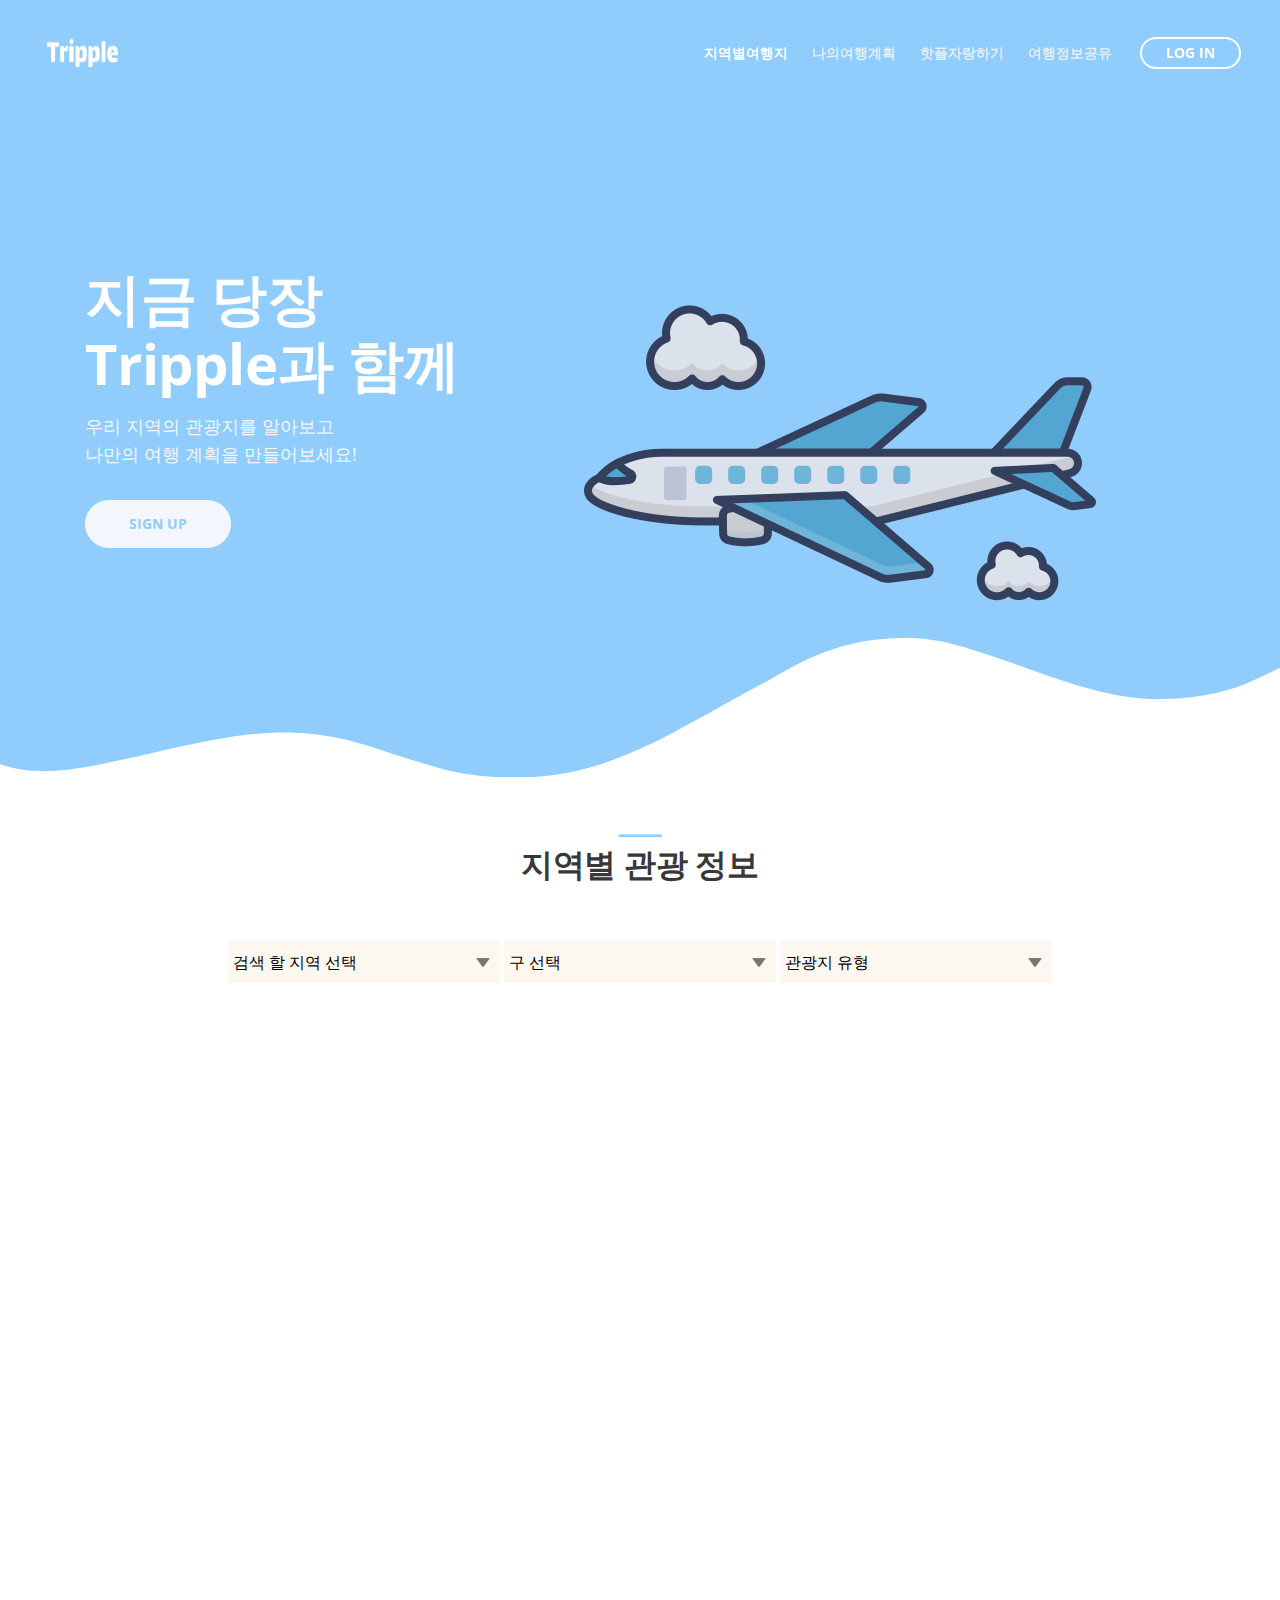
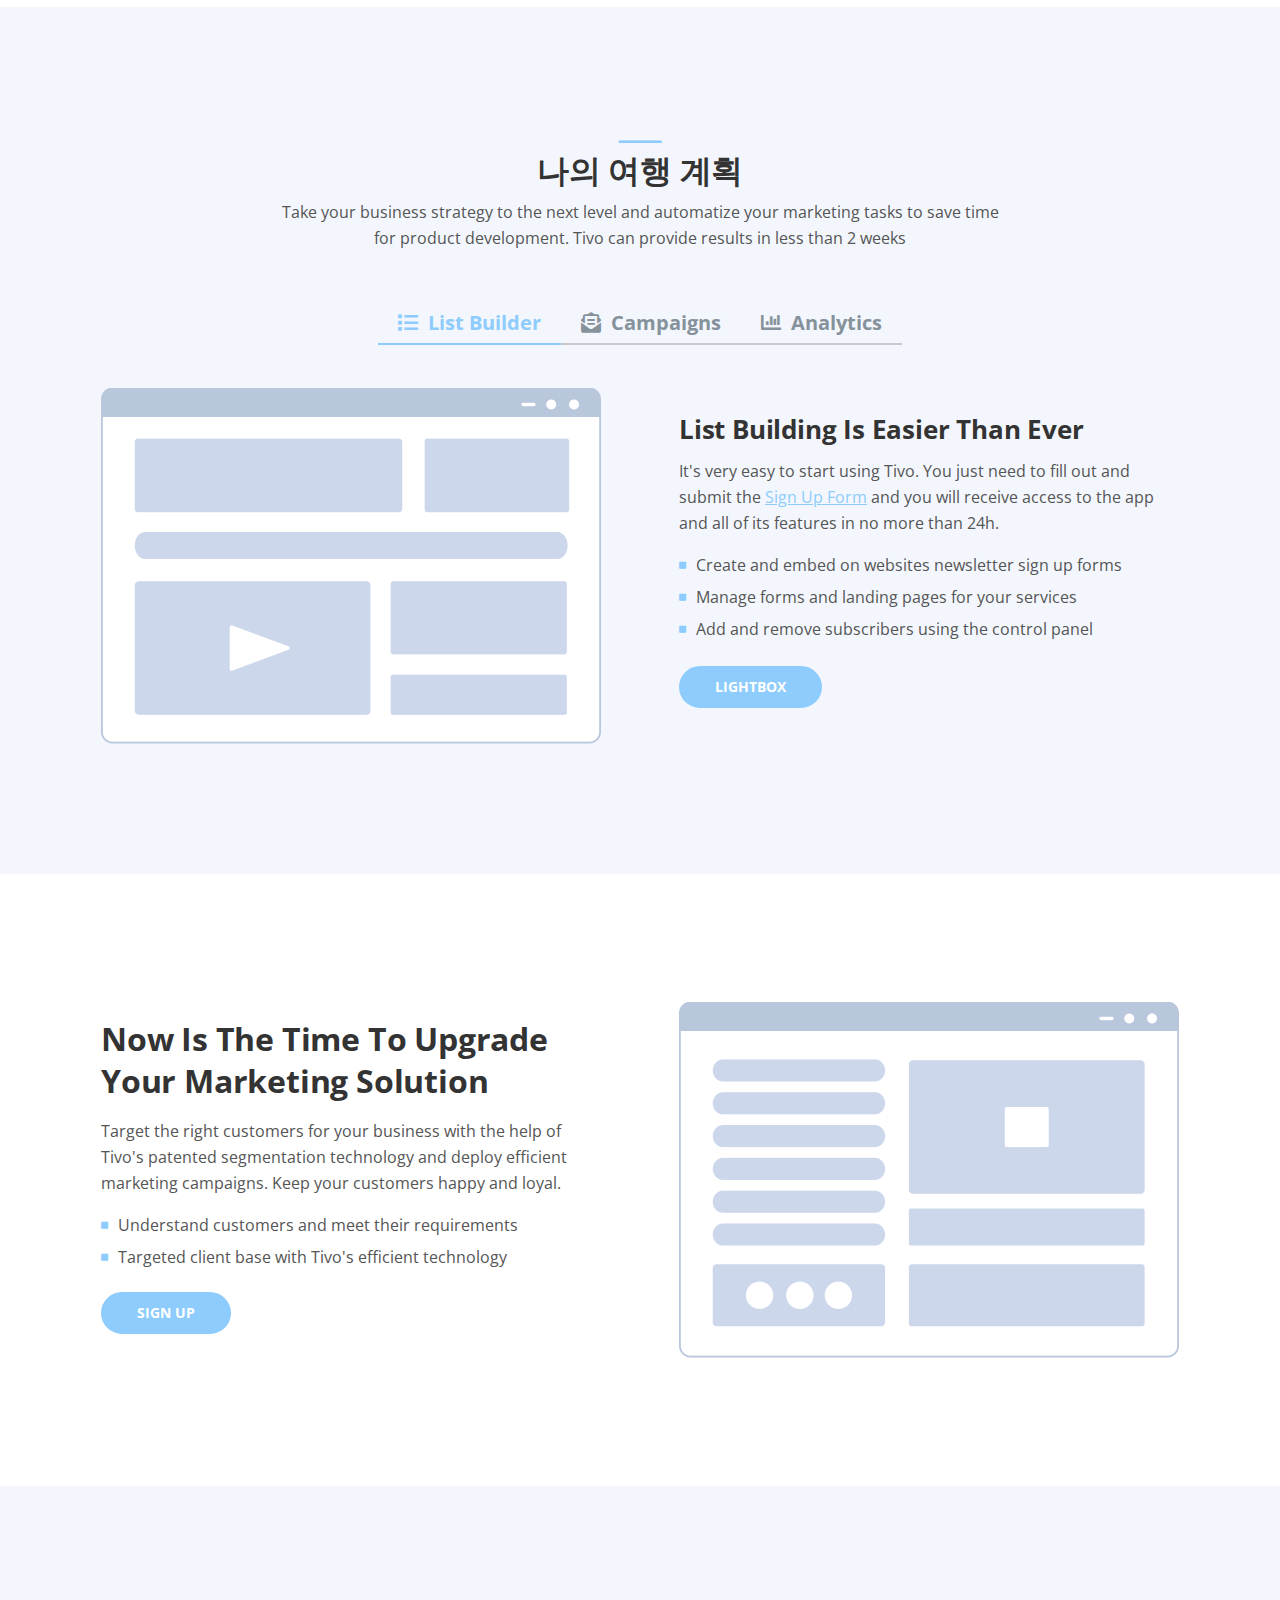
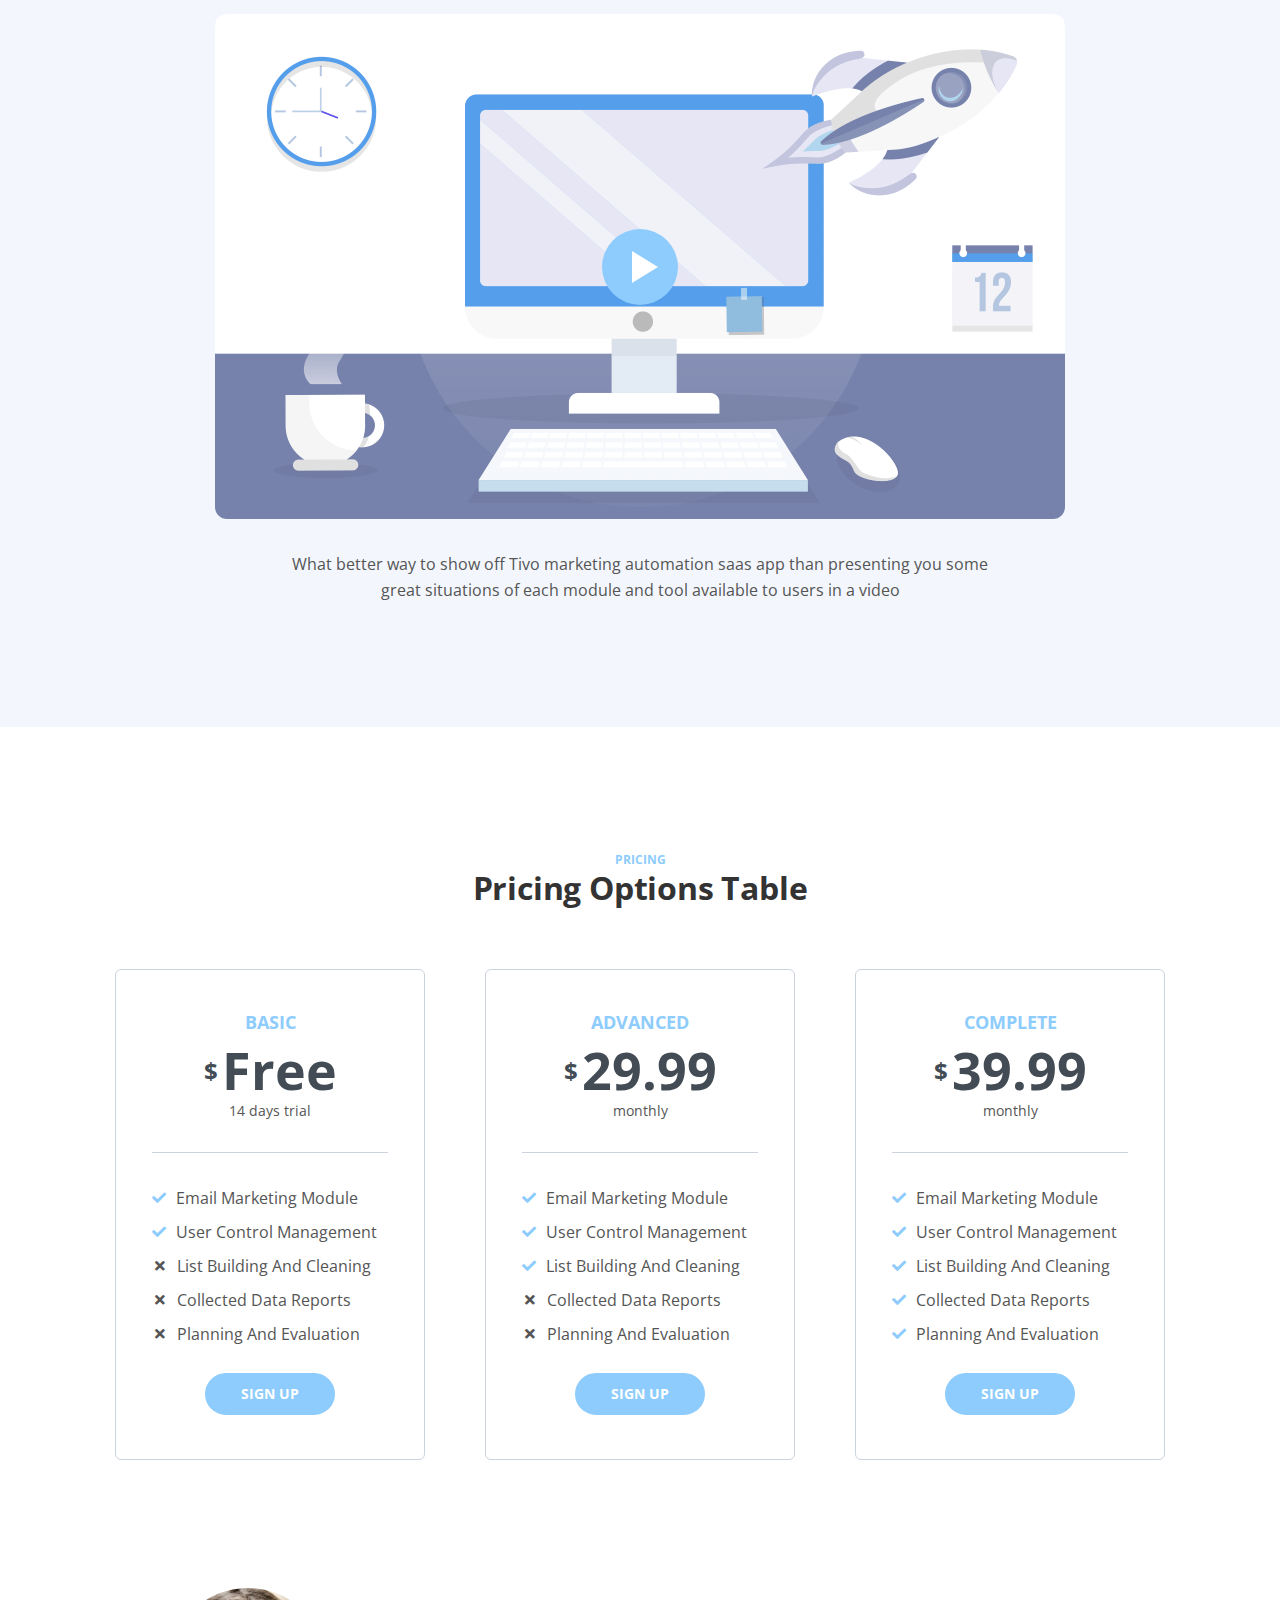
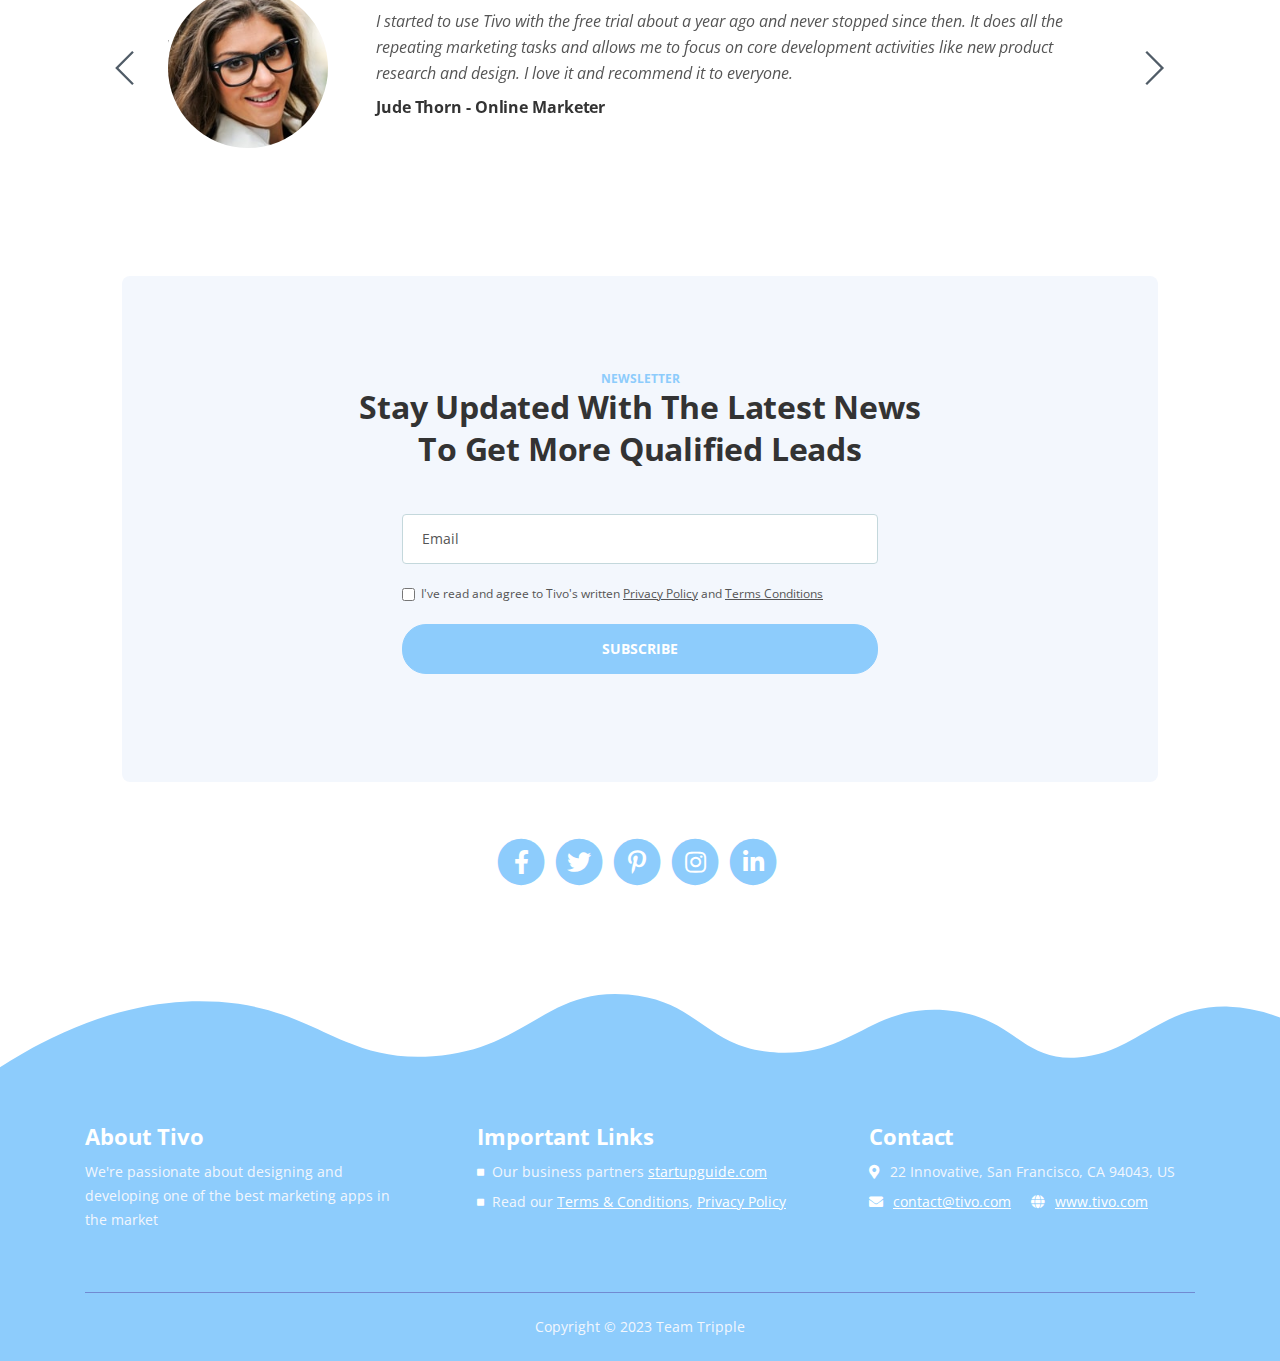
<file: index.html>
<!DOCTYPE html>
<html lang="en">
  <head>
    <meta charset="utf-8" />
    <meta name="viewport" content="width=device-width, initial-scale=1, shrink-to-fit=no" />

    <!-- SEO Meta Tags -->
    <meta
      name="description"
      content="Tivo is a HTML landing page template built with Bootstrap to help you crate engaging presentations for SaaS apps and convert visitors into users."
    />
    <meta name="author" content="Inovatik" />

    <!-- OG Meta Tags to improve the way the post looks when you share the page on LinkedIn, Facebook, Google+ -->
    <meta property="og:site_name" content="" />
    <!-- website name -->
    <meta property="og:site" content="" />
    <!-- website link -->
    <meta property="og:title" content="" />
    <!-- title shown in the actual shared post -->
    <meta property="og:description" content="" />
    <!-- description shown in the actual shared post -->
    <meta property="og:image" content="" />
    <!-- image link, make sure it's jpg -->
    <meta property="og:url" content="" />
    <!-- where do you want your post to link to -->
    <meta property="og:type" content="article" />

    <!-- Website Title -->
    <title>Tivo - SaaS App HTML Landing Page Template</title>

    <!-- Styles -->
    <link
      href="https://fonts.googleapis.com/css?family=Open+Sans:400,400i,700&display=swap&subset=latin-ext"
      rel="stylesheet"
    />
    <link href="css/bootstrap.css" rel="stylesheet" />
    <link href="css/fontawesome-all.css" rel="stylesheet" />
    <link href="css/swiper.css" rel="stylesheet" />
    <link href="css/magnific-popup.css" rel="stylesheet" />
    <link href="css/styles.css" rel="stylesheet" />
    <link href="css/index.css" rel="stylesheet" />
    <link
      href="https://cdn.jsdelivr.net/npm/bootstrap@5.2.3/dist/css/bootstrap.min.css"
      rel="stylesheet"
      integrity="sha384-rbsA2VBKQhggwzxH7pPCaAqO46MgnOM80zW1RWuH61DGLwZJEdK2Kadq2F9CUG65"
      crossorigin="anonymous"
    />
    <link
      rel="stylesheet"
      href="https://cdn.jsdelivr.net/npm/bootstrap-icons@1.9.1/font/bootstrap-icons.css"
    />
    <!-- Favicon  -->
    <link rel="icon" href="images/favicon.png" />
  </head>
  <body data-spy="scroll" data-target=".fixed-top">
    <!-- Preloader -->
    <div class="spinner-wrapper">
      <div class="spinner">
        <div class="bounce1"></div>
        <div class="bounce2"></div>
        <div class="bounce3"></div>
      </div>
    </div>
    <!-- end of preloader -->

    <!-- Navigation -->
    <nav class="navbar navbar-expand-lg navbar-dark navbar-custom fixed-top">
      <div class="container">
        <!-- Text Logo - Use this if you don't have a graphic logo -->
        <!-- <a class="navbar-brand logo-text page-scroll" href="index.html">Tivo</a> -->

        <!-- Image Logo -->
        <a class="navbar-brand logo-image" href="index.html"
          ><img src="images/logo.png" alt="alternative"
        /></a>

        <!-- Mobile Menu Toggle Button -->
        <button
          class="navbar-toggler"
          type="button"
          data-toggle="collapse"
          data-target="#navbarsExampleDefault"
          aria-controls="navbarsExampleDefault"
          aria-expanded="false"
          aria-label="Toggle navigation"
        >
          <span class="navbar-toggler-awesome fas fa-bars"></span>
          <span class="navbar-toggler-awesome fas fa-times"></span>
        </button>
        <!-- end of mobile menu toggle button -->

        <div class="collapse navbar-collapse" id="navbarsExampleDefault">
          <ul class="navbar-nav ml-auto">
            <li class="nav-item">
              <a class="nav-link page-scroll" href="#header"
                >지역별여행지 <span class="sr-only">(current)</span></a
              >
            </li>
            <li class="nav-item">
              <a class="nav-link page-scroll" href="#features">나의여행계획</a>
            </li>
            <li class="nav-item">
              <a class="nav-link page-scroll" href="#details">핫플자랑하기</a>
            </li>
            <li class="nav-item">
              <a class="nav-link page-scroll" href="#video">여행정보공유</a>
            </li>
          </ul>
          <span class="nav-item">
            <a class="btn-outline-sm" href="#" data-bs-target="#signInModal" data-bs-toggle="modal"
              >LOG IN</a
            >
          </span>
        </div>
      </div>
      <!-- end of container -->
    </nav>
    <!-- end of navbar -->
    <!-- end of navigation -->

    <!-- Header -->
    <header id="header" class="header">
      <div class="header-content">
        <div class="container">
          <div class="row">
            <div class="col-lg-6 col-xl-5">
              <div class="text-container">
                <!-- <h1>SaaS App HTML Landing Page</h1> -->
                <h1>지금 당장 Tripple과 함께</h1>
                <p class="p-large">
                  우리 지역의 관광지를 알아보고<br />나만의 여행 계획을 만들어보세요!
                </p>
                <a
                  class="btn-solid-lg page-scroll"
                  data-bs-target="#signUpModal"
                  data-bs-toggle="modal"
                  href="sign-up.html"
                  >SIGN UP</a
                >
              </div>
              <!-- end of text-container -->
            </div>
            <!-- end of col -->
            <div class="col-lg-6 col-xl-7">
              <div class="image-container">
                <div class="img-wrapper">
                  <img class="img-fluid" src="images/airplane.png" alt="alternative" />
                </div>
                <!-- end of img-wrapper -->
              </div>
              <!-- end of image-container -->
            </div>
            <!-- end of col -->
          </div>
          <!-- end of row -->
        </div>
        <!-- end of container -->
      </div>
      <!-- end of header-content -->
    </header>
    <!-- end of header -->
    <svg
      class="header-frame"
      data-name="Layer 1"
      xmlns="http://www.w3.org/2000/svg"
      preserveAspectRatio="none"
      viewBox="0 0 1920 310"
    >
      <defs>
        <style>
          .cls-1 {
            fill: #8dccfc;
          }
        </style>
      </defs>
      <title>header-frame</title>
      <path
        class="cls-1"
        d="M0,283.054c22.75,12.98,53.1,15.2,70.635,14.808,92.115-2.077,238.3-79.9,354.895-79.938,59.97-.019,106.17,18.059,141.58,34,47.778,21.511,47.778,21.511,90,38.938,28.418,11.731,85.344,26.169,152.992,17.971,68.127-8.255,115.933-34.963,166.492-67.393,37.467-24.032,148.6-112.008,171.753-127.963,27.951-19.26,87.771-81.155,180.71-89.341,72.016-6.343,105.479,12.388,157.434,35.467,69.73,30.976,168.93,92.28,256.514,89.405,100.992-3.315,140.276-41.7,177-64.9V0.24H0V283.054Z"
      />
    </svg>
    <!-- end of header -->

    <!-- Description -->
    <div class="cards-1">
      <div class="container">
        <div class="row">
          <div class="col-lg-12">
            <div class="above-heading">━━━━━━</div>
            <h2 class="h2-heading">지역별 관광 정보</h2>
          </div>
          <!-- end of col -->
        </div>
        <!-- end of row -->

        <div class="row">
          <div class="col-lg-12">
            <form class="tour-list" onsubmit="return false;" role="search">
              <select id="sido" class="form-select">
                <option value="0" selected>검색 할 지역 선택</option>
                <option value="1">서울</option>
                <option value="2">인천</option>
                <option value="3">대전</option>
                <option value="4">대구</option>
                <option value="5">광주</option>
                <option value="6">부산</option>
                <option value="7">울산</option>
                <option value="8">세종특별자치시</option>
                <option value="31">경기도</option>
                <option value="32">강원특별자치도</option>
                <option value="33">충청북도</option>
                <option value="34">충청남도</option>
                <option value="35">경상북도</option>
                <option value="36">경상남도</option>
                <option value="37">전라북도</option>
                <option value="38">전라남도</option>
                <option value="39">제주도</option>
              </select>
              <select id="gugun" class="form-select">
                <option value="0">구 선택</option>
              </select>
              <select id="type" class="form-select">
                <option value="0" selected>관광지 유형</option>
                <option value="12">관광지</option>
                <option value="14">문화시설</option>
                <option value="15">축제공연행사</option>
                <option value="25">여행코스</option>
                <option value="28">레포츠</option>
                <option value="32">숙박</option>
                <option value="38">쇼핑</option>
                <option value="39">음식점</option>
              </select>
              <!-- <button id="btn-search" type="button">검색</button> -->
            </form>
          </div>
          <!-- end of col -->
        </div>
        <div id="map-section">
          <!-- kakao map start -->
          <div id="map"></div>
          <!-- kakao map end -->
          <div class="row">
            <table class="table table-striped" style="display: none">
              <thead>
                <tr>
                  <th>대표이미지</th>
                  <th>관광지명</th>
                  <th>주소</th>
                  <th>위도</th>
                  <th>경도</th>
                </tr>
              </thead>
              <tbody id="trip-list"></tbody>
            </table>
          </div>
        </div>
        <!-- end of row -->
      </div>
      <!-- end of container -->
    </div>
    <!-- end of cards-1 -->
    <!-- end of description -->

    <!-- Features -->
    <div id="features" class="tabs">
      <div class="container">
        <div class="row">
          <div class="col-lg-12">
            <div class="above-heading">━━━━━━</div>
            <h2 class="h2-heading">나의 여행 계획</h2>
            <p class="p-heading">
              Take your business strategy to the next level and automatize your marketing tasks to
              save time for product development. Tivo can provide results in less than 2 weeks
            </p>
          </div>
          <!-- end of col -->
        </div>
        <!-- end of row -->
        <div class="row">
          <div class="col-lg-12">
            <!-- Tabs Links -->
            <ul class="nav nav-tabs" id="argoTabs" role="tablist">
              <li class="nav-item">
                <a
                  class="nav-link active"
                  id="nav-tab-1"
                  data-toggle="tab"
                  href="#tab-1"
                  role="tab"
                  aria-controls="tab-1"
                  aria-selected="true"
                  ><i class="fas fa-list"></i>List Builder</a
                >
              </li>
              <li class="nav-item">
                <a
                  class="nav-link"
                  id="nav-tab-2"
                  data-toggle="tab"
                  href="#tab-2"
                  role="tab"
                  aria-controls="tab-2"
                  aria-selected="false"
                  ><i class="fas fa-envelope-open-text"></i>Campaigns</a
                >
              </li>
              <li class="nav-item">
                <a
                  class="nav-link"
                  id="nav-tab-3"
                  data-toggle="tab"
                  href="#tab-3"
                  role="tab"
                  aria-controls="tab-3"
                  aria-selected="false"
                  ><i class="fas fa-chart-bar"></i>Analytics</a
                >
              </li>
            </ul>
            <!-- end of tabs links -->

            <!-- Tabs Content -->
            <div class="tab-content" id="argoTabsContent">
              <!-- Tab -->
              <div
                class="tab-pane fade show active"
                id="tab-1"
                role="tabpanel"
                aria-labelledby="tab-1"
              >
                <div class="row">
                  <div class="col-lg-6">
                    <div class="image-container">
                      <img class="img-fluid" src="images/features-1.png" alt="alternative" />
                    </div>
                    <!-- end of image-container -->
                  </div>
                  <!-- end of col -->
                  <div class="col-lg-6">
                    <div class="text-container">
                      <h3>List Building Is Easier Than Ever</h3>
                      <p>
                        It's very easy to start using Tivo. You just need to fill out and submit the
                        <a class="blue page-scroll" href="sign-up.html">Sign Up Form</a> and you
                        will receive access to the app and all of its features in no more than 24h.
                      </p>
                      <ul class="list-unstyled li-space-lg">
                        <li class="media">
                          <i class="fas fa-square"></i>
                          <div class="media-body">
                            Create and embed on websites newsletter sign up forms
                          </div>
                        </li>
                        <li class="media">
                          <i class="fas fa-square"></i>
                          <div class="media-body">
                            Manage forms and landing pages for your services
                          </div>
                        </li>
                        <li class="media">
                          <i class="fas fa-square"></i>
                          <div class="media-body">
                            Add and remove subscribers using the control panel
                          </div>
                        </li>
                      </ul>
                      <a class="btn-solid-reg popup-with-move-anim" href="#details-lightbox-1"
                        >LIGHTBOX</a
                      >
                    </div>
                    <!-- end of text-container -->
                  </div>
                  <!-- end of col -->
                </div>
                <!-- end of row -->
              </div>
              <!-- end of tab-pane -->
              <!-- end of tab -->

              <!-- Tab -->
              <div class="tab-pane fade" id="tab-2" role="tabpanel" aria-labelledby="tab-2">
                <div class="row">
                  <div class="col-lg-6">
                    <div class="image-container">
                      <img class="img-fluid" src="images/features-2.png" alt="alternative" />
                    </div>
                    <!-- end of image-container -->
                  </div>
                  <!-- end of col -->
                  <div class="col-lg-6">
                    <div class="text-container">
                      <h3>Campaigns Monitoring Tools</h3>
                      <p>
                        Campaigns monitoring is a feature we've developed since the beginning
                        because it's at the core of Tivo and basically to any marketing activity
                        focused on results.
                      </p>
                      <ul class="list-unstyled li-space-lg">
                        <li class="media">
                          <i class="fas fa-square"></i>
                          <div class="media-body">
                            Easily plan campaigns and schedule their starting date
                          </div>
                        </li>
                        <li class="media">
                          <i class="fas fa-square"></i>
                          <div class="media-body">
                            Start campaigns and follow their evolution closely
                          </div>
                        </li>
                        <li class="media">
                          <i class="fas fa-square"></i>
                          <div class="media-body">
                            Evaluate campaign results and optimize future actions
                          </div>
                        </li>
                      </ul>
                      <a class="btn-solid-reg popup-with-move-anim" href="#details-lightbox-2"
                        >LIGHTBOX</a
                      >
                    </div>
                    <!-- end of text-container -->
                  </div>
                  <!-- end of col -->
                </div>
                <!-- end of row -->
              </div>
              <!-- end of tab-pane -->
              <!-- end of tab -->

              <!-- Tab -->
              <div class="tab-pane fade" id="tab-3" role="tabpanel" aria-labelledby="tab-3">
                <div class="row">
                  <div class="col-lg-6">
                    <div class="image-container">
                      <img class="img-fluid" src="images/features-3.png" alt="alternative" />
                    </div>
                    <!-- end of image-container -->
                  </div>
                  <!-- end of col -->
                  <div class="col-lg-6">
                    <div class="text-container">
                      <h3>Analytics Control Panel</h3>
                      <p>
                        Analytics control panel is important for every marketing team so it's beed
                        implemented from the begging and designed to produce reports based on very
                        little input information.
                      </p>
                      <ul class="list-unstyled li-space-lg">
                        <li class="media">
                          <i class="fas fa-square"></i>
                          <div class="media-body">
                            If you set it up correctly you will get acces to great intel
                          </div>
                        </li>
                        <li class="media">
                          <i class="fas fa-square"></i>
                          <div class="media-body">
                            Easy to integrate in your websites and landing pages
                          </div>
                        </li>
                        <li class="media">
                          <i class="fas fa-square"></i>
                          <div class="media-body">
                            The generated reports are important for your strategy
                          </div>
                        </li>
                      </ul>
                      <a class="btn-solid-reg popup-with-move-anim" href="#details-lightbox-3"
                        >LIGHTBOX</a
                      >
                    </div>
                    <!-- end of text-container -->
                  </div>
                  <!-- end of col -->
                </div>
                <!-- end of row -->
              </div>
              <!-- end of tab-pane -->
              <!-- end of tab -->
            </div>
            <!-- end of tab content -->
            <!-- end of tabs content -->
          </div>
          <!-- end of col -->
        </div>
        <!-- end of row -->
      </div>
      <!-- end of container -->
    </div>
    <!-- end of tabs -->
    <!-- end of features -->

    <!-- Details Lightboxes -->
    <!-- Details Lightbox 1 -->
    <div id="details-lightbox-1" class="lightbox-basic zoom-anim-dialog mfp-hide">
      <div class="container">
        <div class="row">
          <button title="Close (Esc)" type="button" class="mfp-close x-button">×</button>
          <div class="col-lg-8">
            <div class="image-container">
              <img class="img-fluid" src="images/details-lightbox.png" alt="alternative" />
            </div>
            <!-- end of image-container -->
          </div>
          <!-- end of col -->
          <div class="col-lg-4">
            <h3>List Building</h3>
            <hr />
            <h5>Core service</h5>
            <p>
              It's very easy to start using Tivo. You just need to fill out and submit the Sign Up
              Form and you will receive access to the app.
            </p>
            <ul class="list-unstyled li-space-lg">
              <li class="media">
                <i class="fas fa-square"></i>
                <div class="media-body">List building framework</div>
              </li>
              <li class="media">
                <i class="fas fa-square"></i>
                <div class="media-body">Easy database browsing</div>
              </li>
              <li class="media">
                <i class="fas fa-square"></i>
                <div class="media-body">User administration</div>
              </li>
              <li class="media">
                <i class="fas fa-square"></i>
                <div class="media-body">Automate user signup</div>
              </li>
              <li class="media">
                <i class="fas fa-square"></i>
                <div class="media-body">Quick formatting tools</div>
              </li>
              <li class="media">
                <i class="fas fa-square"></i>
                <div class="media-body">Fast email checking</div>
              </li>
            </ul>
            <a class="btn-solid-reg mfp-close" href="sign-up.html">SIGN UP</a>
            <a class="btn-outline-reg mfp-close as-button" href="#screenshots">BACK</a>
          </div>
          <!-- end of col -->
        </div>
        <!-- end of row -->
      </div>
      <!-- end of container -->
    </div>
    <!-- end of lightbox-basic -->
    <!-- end of details lightbox 1 -->

    <!-- Details Lightbox 2 -->
    <div id="details-lightbox-2" class="lightbox-basic zoom-anim-dialog mfp-hide">
      <div class="container">
        <div class="row">
          <button title="Close (Esc)" type="button" class="mfp-close x-button">×</button>
          <div class="col-lg-8">
            <div class="image-container">
              <img class="img-fluid" src="images/details-lightbox.png" alt="alternative" />
            </div>
            <!-- end of image-container -->
          </div>
          <!-- end of col -->
          <div class="col-lg-4">
            <h3>Campaign Monitoring</h3>
            <hr />
            <h5>Core service</h5>
            <p>
              It's very easy to start using Tivo. You just need to fill out and submit the Sign Up
              Form and you will receive access to the app.
            </p>
            <ul class="list-unstyled li-space-lg">
              <li class="media">
                <i class="fas fa-square"></i>
                <div class="media-body">List building framework</div>
              </li>
              <li class="media">
                <i class="fas fa-square"></i>
                <div class="media-body">Easy database browsing</div>
              </li>
              <li class="media">
                <i class="fas fa-square"></i>
                <div class="media-body">User administration</div>
              </li>
              <li class="media">
                <i class="fas fa-square"></i>
                <div class="media-body">Automate user signup</div>
              </li>
              <li class="media">
                <i class="fas fa-square"></i>
                <div class="media-body">Quick formatting tools</div>
              </li>
              <li class="media">
                <i class="fas fa-square"></i>
                <div class="media-body">Fast email checking</div>
              </li>
            </ul>
            <a class="btn-solid-reg mfp-close" href="sign-up.html">SIGN UP</a>
            <a class="btn-outline-reg mfp-close as-button" href="#screenshots">BACK</a>
          </div>
          <!-- end of col -->
        </div>
        <!-- end of row -->
      </div>
      <!-- end of container -->
    </div>
    <!-- end of lightbox-basic -->
    <!-- end of details lightbox 2 -->

    <!-- Details Lightbox 3 -->
    <div id="details-lightbox-3" class="lightbox-basic zoom-anim-dialog mfp-hide">
      <div class="container">
        <div class="row">
          <button title="Close (Esc)" type="button" class="mfp-close x-button">×</button>
          <div class="col-lg-8">
            <div class="image-container">
              <img class="img-fluid" src="images/details-lightbox.png" alt="alternative" />
            </div>
            <!-- end of image-container -->
          </div>
          <!-- end of col -->
          <div class="col-lg-4">
            <h3>Analytics Tools</h3>
            <hr />
            <h5>Core service</h5>
            <p>
              It's very easy to start using Tivo. You just need to fill out and submit the Sign Up
              Form and you will receive access to the app.
            </p>
            <ul class="list-unstyled li-space-lg">
              <li class="media">
                <i class="fas fa-square"></i>
                <div class="media-body">List building framework</div>
              </li>
              <li class="media">
                <i class="fas fa-square"></i>
                <div class="media-body">Easy database browsing</div>
              </li>
              <li class="media">
                <i class="fas fa-square"></i>
                <div class="media-body">User administration</div>
              </li>
              <li class="media">
                <i class="fas fa-square"></i>
                <div class="media-body">Automate user signup</div>
              </li>
              <li class="media">
                <i class="fas fa-square"></i>
                <div class="media-body">Quick formatting tools</div>
              </li>
              <li class="media">
                <i class="fas fa-square"></i>
                <div class="media-body">Fast email checking</div>
              </li>
            </ul>
            <a class="btn-solid-reg mfp-close" href="sign-up.html">SIGN UP</a>
            <a class="btn-outline-reg mfp-close as-button" href="#screenshots">BACK</a>
          </div>
          <!-- end of col -->
        </div>
        <!-- end of row -->
      </div>
      <!-- end of container -->
    </div>
    <!-- end of lightbox-basic -->
    <!-- end of details lightbox 3 -->
    <!-- end of details lightboxes -->

    <!-- Details -->
    <div id="details" class="basic-1">
      <div class="container">
        <div class="row">
          <div class="col-lg-6">
            <div class="text-container">
              <h2>Now Is The Time To Upgrade Your Marketing Solution</h2>
              <p>
                Target the right customers for your business with the help of Tivo's patented
                segmentation technology and deploy efficient marketing campaigns. Keep your
                customers happy and loyal.
              </p>
              <ul class="list-unstyled li-space-lg">
                <li class="media">
                  <i class="fas fa-square"></i>
                  <div class="media-body">Understand customers and meet their requirements</div>
                </li>
                <li class="media">
                  <i class="fas fa-square"></i>
                  <div class="media-body">
                    Targeted client base with Tivo's efficient technology
                  </div>
                </li>
              </ul>
              <a class="btn-solid-reg page-scroll" href="sign-up.html">SIGN UP</a>
            </div>
            <!-- end of text-container -->
          </div>
          <!-- end of col -->
          <div class="col-lg-6">
            <div class="image-container">
              <img class="img-fluid" src="images/details.png" alt="alternative" />
            </div>
            <!-- end of image-container -->
          </div>
          <!-- end of col -->
        </div>
        <!-- end of row -->
      </div>
      <!-- end of container -->
    </div>
    <!-- end of basic-1 -->
    <!-- end of details -->

    <!-- Video -->
    <div id="video" class="basic-2">
      <div class="container">
        <div class="row">
          <div class="col-lg-12">
            <!-- Video Preview -->
            <div class="image-container">
              <div class="video-wrapper">
                <a
                  class="popup-youtube"
                  href="https://www.youtube.com/watch?v=fLCjQJCekTs"
                  data-effect="fadeIn"
                >
                  <img class="img-fluid" src="images/video-image.png" alt="alternative" />
                  <span class="video-play-button">
                    <span></span>
                  </span>
                </a>
              </div>
              <!-- end of video-wrapper -->
            </div>
            <!-- end of image-container -->
            <!-- end of video preview -->

            <div class="p-heading">
              What better way to show off Tivo marketing automation saas app than presenting you
              some great situations of each module and tool available to users in a video
            </div>
          </div>
          <!-- end of col -->
        </div>
        <!-- end of row -->
      </div>
      <!-- end of container -->
    </div>
    <!-- end of basic-2 -->
    <!-- end of video -->

    <!-- Pricing -->
    <div id="pricing" class="cards-2">
      <div class="container">
        <div class="row">
          <div class="col-lg-12">
            <div class="above-heading">PRICING</div>
            <h2 class="h2-heading">Pricing Options Table</h2>
          </div>
          <!-- end of col -->
        </div>
        <!-- end of row -->
        <div class="row">
          <div class="col-lg-12">
            <!-- Card-->
            <div class="card">
              <div class="card-body">
                <div class="card-title">BASIC</div>
                <div class="price">
                  <span class="currency">$</span><span class="value">Free</span>
                </div>
                <div class="frequency">14 days trial</div>
                <div class="divider"></div>
                <ul class="list-unstyled li-space-lg">
                  <li class="media">
                    <i class="fas fa-check"></i>
                    <div class="media-body">Email Marketing Module</div>
                  </li>
                  <li class="media">
                    <i class="fas fa-check"></i>
                    <div class="media-body">User Control Management</div>
                  </li>
                  <li class="media">
                    <i class="fas fa-times"></i>
                    <div class="media-body">List Building And Cleaning</div>
                  </li>
                  <li class="media">
                    <i class="fas fa-times"></i>
                    <div class="media-body">Collected Data Reports</div>
                  </li>
                  <li class="media">
                    <i class="fas fa-times"></i>
                    <div class="media-body">Planning And Evaluation</div>
                  </li>
                </ul>
                <div class="button-wrapper">
                  <a class="btn-solid-reg page-scroll" href="sign-up.html">SIGN UP</a>
                </div>
              </div>
            </div>
            <!-- end of card -->
            <!-- end of card -->

            <!-- Card-->
            <div class="card">
              <div class="card-body">
                <div class="card-title">ADVANCED</div>
                <div class="price">
                  <span class="currency">$</span><span class="value">29.99</span>
                </div>
                <div class="frequency">monthly</div>
                <div class="divider"></div>
                <ul class="list-unstyled li-space-lg">
                  <li class="media">
                    <i class="fas fa-check"></i>
                    <div class="media-body">Email Marketing Module</div>
                  </li>
                  <li class="media">
                    <i class="fas fa-check"></i>
                    <div class="media-body">User Control Management</div>
                  </li>
                  <li class="media">
                    <i class="fas fa-check"></i>
                    <div class="media-body">List Building And Cleaning</div>
                  </li>
                  <li class="media">
                    <i class="fas fa-times"></i>
                    <div class="media-body">Collected Data Reports</div>
                  </li>
                  <li class="media">
                    <i class="fas fa-times"></i>
                    <div class="media-body">Planning And Evaluation</div>
                  </li>
                </ul>
                <div class="button-wrapper">
                  <a class="btn-solid-reg page-scroll" href="sign-up.html">SIGN UP</a>
                </div>
              </div>
            </div>
            <!-- end of card -->
            <!-- end of card -->

            <!-- Card-->
            <div class="card">
              <!--<div class="label">
                            <p class="best-value">Best Value</p>
                        </div> -->
              <div class="card-body">
                <div class="card-title">COMPLETE</div>
                <div class="price">
                  <span class="currency">$</span><span class="value">39.99</span>
                </div>
                <div class="frequency">monthly</div>
                <div class="divider"></div>
                <ul class="list-unstyled li-space-lg">
                  <li class="media">
                    <i class="fas fa-check"></i>
                    <div class="media-body">Email Marketing Module</div>
                  </li>
                  <li class="media">
                    <i class="fas fa-check"></i>
                    <div class="media-body">User Control Management</div>
                  </li>
                  <li class="media">
                    <i class="fas fa-check"></i>
                    <div class="media-body">List Building And Cleaning</div>
                  </li>
                  <li class="media">
                    <i class="fas fa-check"></i>
                    <div class="media-body">Collected Data Reports</div>
                  </li>
                  <li class="media">
                    <i class="fas fa-check"></i>
                    <div class="media-body">Planning And Evaluation</div>
                  </li>
                </ul>
                <div class="button-wrapper">
                  <a class="btn-solid-reg page-scroll" href="sign-up.html">SIGN UP</a>
                </div>
              </div>
            </div>
            <!-- end of card -->
            <!-- end of card -->
          </div>
          <!-- end of col -->
        </div>
        <!-- end of row -->
      </div>
      <!-- end of container -->
    </div>
    <!-- end of cards-2 -->
    <!-- end of pricing -->

    <!-- Testimonials -->
    <div class="slider-2">
      <div class="container">
        <div class="row">
          <div class="col-lg-12">
            <!-- Text Slider -->
            <div class="slider-container">
              <div class="swiper-container text-slider">
                <div class="swiper-wrapper">
                  <!-- Slide -->
                  <div class="swiper-slide">
                    <div class="image-wrapper">
                      <img class="img-fluid" src="images/testimonial-1.jpg" alt="alternative" />
                    </div>
                    <!-- end of image-wrapper -->
                    <div class="text-wrapper">
                      <div class="testimonial-text">
                        I started to use Tivo with the free trial about a year ago and never stopped
                        since then. It does all the repeating marketing tasks and allows me to focus
                        on core development activities like new product research and design. I love
                        it and recommend it to everyone.
                      </div>
                      <div class="testimonial-author">Jude Thorn - Online Marketer</div>
                    </div>
                    <!-- end of text-wrapper -->
                  </div>
                  <!-- end of swiper-slide -->
                  <!-- end of slide -->

                  <!-- Slide -->
                  <div class="swiper-slide">
                    <div class="image-wrapper">
                      <img class="img-fluid" src="images/testimonial-2.jpg" alt="alternative" />
                    </div>
                    <!-- end of image-wrapper -->
                    <div class="text-wrapper">
                      <div class="testimonial-text">
                        Awesome features for the money. I never thought such a low ammount of money
                        would bring me so many leads per month. Before Tivo I used the services of
                        an agency which cost 10x more and delivered far less. Highly recommended to
                        marketers focused on results.
                      </div>
                      <div class="testimonial-author">Roy Smith - Developer</div>
                    </div>
                    <!-- end of text-wrapper -->
                  </div>
                  <!-- end of swiper-slide -->
                  <!-- end of slide -->

                  <!-- Slide -->
                  <div class="swiper-slide">
                    <div class="image-wrapper">
                      <img class="img-fluid" src="images/testimonial-3.jpg" alt="alternative" />
                    </div>
                    <!-- end of image-wrapper -->
                    <div class="text-wrapper">
                      <div class="testimonial-text">
                        Tivo is the best marketing automation app for small and medium sized
                        business. It understands the mindset of young entrepreneurs and provides the
                        necessary data for wise marketing decisions. Just give it a try and you will
                        definitely not regret spending your time.
                      </div>
                      <div class="testimonial-author">Marsha Singer - Online Marketer</div>
                    </div>
                    <!-- end of text-wrapper -->
                  </div>
                  <!-- end of swiper-slide -->
                  <!-- end of slide -->

                  <!-- Slide -->
                  <div class="swiper-slide">
                    <div class="image-wrapper">
                      <img class="img-fluid" src="images/testimonial-4.jpg" alt="alternative" />
                    </div>
                    <!-- end of image-wrapper -->
                    <div class="text-wrapper">
                      <div class="testimonial-text">
                        Tivo is one of the greatest marketing automation apps out there. I
                        especially love the Reporting Tools module because it gives me such a great
                        amount of information based on little amounts of input gathered in just few
                        weeks of light weight usage. Recommended!
                      </div>
                      <div class="testimonial-author">Ronda Louis - Online Marketer</div>
                    </div>
                    <!-- end of text-wrapper -->
                  </div>
                  <!-- end of swiper-slide -->
                  <!-- end of slide -->
                </div>
                <!-- end of swiper-wrapper -->

                <!-- Add Arrows -->
                <div class="swiper-button-next"></div>
                <div class="swiper-button-prev"></div>
                <!-- end of add arrows -->
              </div>
              <!-- end of swiper-container -->
            </div>
            <!-- end of slider-container -->
            <!-- end of text slider -->
          </div>
          <!-- end of col -->
        </div>
        <!-- end of row -->
      </div>
      <!-- end of container -->
    </div>
    <!-- end of slider-2 -->
    <!-- end of testimonials -->

    <!-- Newsletter -->
    <div class="form">
      <div class="container">
        <div class="row">
          <div class="col-lg-12">
            <div class="text-container">
              <div class="above-heading">NEWSLETTER</div>
              <h2>Stay Updated With The Latest News To Get More Qualified Leads</h2>

              <!-- Newsletter Form -->
              <form id="newsletterForm" data-toggle="validator" data-focus="false">
                <div class="form-group">
                  <input type="email" class="form-control-input" id="nemail" required />
                  <label class="label-control" for="nemail">Email</label>
                  <div class="help-block with-errors"></div>
                </div>
                <div class="form-group checkbox">
                  <input type="checkbox" id="nterms" value="Agreed-to-Terms" required />I've read
                  and agree to Tivo's written <a href="privacy-policy.html">Privacy Policy</a> and
                  <a href="terms-conditions.html">Terms Conditions</a>
                  <div class="help-block with-errors"></div>
                </div>
                <div class="form-group">
                  <button type="submit" class="form-control-submit-button">SUBSCRIBE</button>
                </div>
                <div class="form-message">
                  <div id="nmsgSubmit" class="h3 text-center hidden"></div>
                </div>
              </form>
              <!-- end of newsletter form -->
            </div>
            <!-- end of text-container -->
          </div>
          <!-- end of col -->
        </div>
        <!-- end of row -->
        <div class="row">
          <div class="col-lg-12">
            <div class="icon-container">
              <span class="fa-stack">
                <a href="#your-link">
                  <i class="fas fa-circle fa-stack-2x"></i>
                  <i class="fab fa-facebook-f fa-stack-1x"></i>
                </a>
              </span>
              <span class="fa-stack">
                <a href="#your-link">
                  <i class="fas fa-circle fa-stack-2x"></i>
                  <i class="fab fa-twitter fa-stack-1x"></i>
                </a>
              </span>
              <span class="fa-stack">
                <a href="#your-link">
                  <i class="fas fa-circle fa-stack-2x"></i>
                  <i class="fab fa-pinterest-p fa-stack-1x"></i>
                </a>
              </span>
              <span class="fa-stack">
                <a href="#your-link">
                  <i class="fas fa-circle fa-stack-2x"></i>
                  <i class="fab fa-instagram fa-stack-1x"></i>
                </a>
              </span>
              <span class="fa-stack">
                <a href="#your-link">
                  <i class="fas fa-circle fa-stack-2x"></i>
                  <i class="fab fa-linkedin-in fa-stack-1x"></i>
                </a>
              </span>
            </div>
            <!-- end of col -->
          </div>
          <!-- end of col -->
        </div>
        <!-- end of row -->
      </div>
      <!-- end of container -->
    </div>
    <!-- end of form -->
    <!-- end of newsletter -->

    <!-- Footer -->
    <svg
      class="footer-frame"
      data-name="Layer 2"
      xmlns="http://www.w3.org/2000/svg"
      preserveAspectRatio="none"
      viewBox="0 0 1920 79"
    >
      <defs>
        <style>
          .cls-2 {
            fill: #8dccfc;
          }
        </style>
      </defs>
      <title>footer-frame</title>
      <path
        class="cls-2"
        d="M0,72.427C143,12.138,255.5,4.577,328.644,7.943c147.721,6.8,183.881,60.242,320.83,53.737,143-6.793,167.826-68.128,293-60.9,109.095,6.3,115.68,54.364,225.251,57.319,113.58,3.064,138.8-47.711,251.189-41.8,104.012,5.474,109.713,50.4,197.369,46.572,89.549-3.91,124.375-52.563,227.622-50.155A338.646,338.646,0,0,1,1920,23.467V79.75H0V72.427Z"
        transform="translate(0 -0.188)"
      />
    </svg>
    <div class="footer">
      <div class="container">
        <div class="row">
          <div class="col-md-4">
            <div class="footer-col first">
              <h4>About Tivo</h4>
              <p class="p-small">
                We're passionate about designing and developing one of the best marketing apps in
                the market
              </p>
            </div>
          </div>
          <!-- end of col -->
          <div class="col-md-4">
            <div class="footer-col middle">
              <h4>Important Links</h4>
              <ul class="list-unstyled li-space-lg p-small">
                <li class="media">
                  <i class="fas fa-square"></i>
                  <div class="media-body">
                    Our business partners <a class="white" href="#your-link">startupguide.com</a>
                  </div>
                </li>
                <li class="media">
                  <i class="fas fa-square"></i>
                  <div class="media-body">
                    Read our <a class="white" href="terms-conditions.html">Terms & Conditions</a>,
                    <a class="white" href="privacy-policy.html">Privacy Policy</a>
                  </div>
                </li>
              </ul>
            </div>
          </div>
          <!-- end of col -->
          <div class="col-md-4">
            <div class="footer-col last">
              <h4>Contact</h4>
              <ul class="list-unstyled li-space-lg p-small">
                <li class="media">
                  <i class="fas fa-map-marker-alt"></i>
                  <div class="media-body">22 Innovative, San Francisco, CA 94043, US</div>
                </li>
                <li class="media">
                  <i class="fas fa-envelope"></i>
                  <div class="media-body">
                    <a class="white" href="mailto:contact@tivo.com">contact@tivo.com</a>
                    <i class="fas fa-globe"></i><a class="white" href="#your-link">www.tivo.com</a>
                  </div>
                </li>
              </ul>
            </div>
          </div>
          <!-- end of col -->
        </div>
        <!-- end of row -->
      </div>
      <!-- end of container -->
    </div>
    <!-- end of footer -->
    <!-- end of footer -->

    <!-- Copyright -->
    <div class="copyright">
      <div class="container">
        <div class="row">
          <div class="col-lg-12">
            <p class="p-small">Copyright © 2023 Team Tripple<br /></p>
          </div>
          <!-- end of col -->
        </div>
        <!-- enf of row -->
      </div>
      <!-- end of container -->
    </div>
    <!-- end of copyright -->
    <!-- end of copyright -->

    <!-- modal -->
    <div
      class="modal fade"
      id="userDataModal"
      data-bs-backdrop="static"
      data-bs-keyboard="false"
      aria-labelledby="staticUserDataLabel"
      aria-hidden="true"
      tabindex="-1"
    >
      <div class="modal-dialog modal-lg">
        <div class="modal-content">
          <div class="modal-header">
            <h5 class="modal-title">마이페이지</h5>
            <button
              type="button"
              class="btn-close"
              data-bs-dismiss="modal"
              aria-label="Close"
            ></button>
          </div>
          <div class="modal-body">
            <div class="container">
              <div class="row" id="userDataList">
                <p></p>
              </div>
            </div>
          </div>
          <div class="modal-footer">
            <button
              type="button"
              class="btn btn-secondary"
              data-bs-dismiss="modal"
              style="background-color: #8dccfc; border: none"
            >
              Close
            </button>
          </div>
        </div>
      </div>
    </div>

    <div
      class="modal fade"
      id="signInModal"
      data-bs-backdrop="static"
      data-bs-keyboard="false"
      tabindex="-1"
      aria-labelledby="staticBackdropLabel"
      aria-hidden="true"
    >
      <div class="modal-dialog modal-lg">
        <div class="modal-content">
          <!-- Modal Header -->
          <div class="modal-header">
            <h4 class="modal-title">
              <i class="bi bi-info-circle" style="color: #a0bed0"> 로그인</i>
            </h4>
            <button type="button" class="btn-close" data-bs-dismiss="modal"></button>
          </div>

          <!-- Modal body -->
          <div class="modal-body">
            <form action="">
              <div class="container-fluid">
                <div class="mb-2 mt-2">
                  <div class="col">
                    <label for="id" class="form-label">아이디 :</label>
                    <input
                      type="text"
                      class="form-control"
                      id="userId"
                      placeholder="아이디..."
                      name="id"
                    />
                  </div>
                </div>
                <div class="mb-2 mt-2">
                  <div class="col">
                    <label for="password" class="form-label">비밀번호 :</label>
                    <input
                      type="password"
                      class="form-control"
                      id="userPassword"
                      placeholder="비밀번호..."
                      name="password"
                    />
                  </div>
                </div>
              </div>
            </form>
          </div>

          <!-- Modal footer -->
          <div class="modal-footer">
            <button
              type="button"
              id="btn-signIn"
              class="btn btn-primary btn-sm"
              style="background-color: #a0bed0; border: none"
            >
              로그인
            </button>
            <button
              class="btn btn-primary btn-sm"
              data-bs-target="#signUpModal"
              data-bs-toggle="modal"
              style="background-color: #a0bed0; border: none"
            >
              회원가입
            </button>
            <button type="button" class="btn btn-outline-danger btn-sm" data-bs-dismiss="modal">
              취소
            </button>
          </div>
        </div>
      </div>
    </div>

    <!-- 회원가입 모달-->
    <div
      class="modal fade"
      id="signUpModal"
      data-bs-backdrop="static"
      data-bs-keyboard="false"
      tabindex="-1"
      aria-labelledby="staticSignUpLabel"
      aria-hidden="true"
    >
      <div class="modal-dialog modal-lg">
        <div class="modal-content">
          <!-- Modal Header -->
          <div class="modal-header">
            <h4 class="modal-title">
              <i class="bi bi-info-circle" style="color: #a0bed0"> 회원가입</i>
            </h4>
            <button type="button" class="btn-close" data-bs-dismiss="modal"></button>
          </div>

          <!-- Modal body -->
          <div class="modal-body">
            <form action="">
              <div class="container-fluid">
                <div class="mb-2 mt-2">
                  <div class="col">
                    <label for="name" class="form-label">이름 :</label>
                    <input
                      type="text"
                      class="form-control"
                      id="name"
                      placeholder="이름..."
                      name="name"
                    />
                  </div>
                </div>
                <div class="mb-2 mt-2">
                  <div class="col">
                    <label for="id" class="form-label">아이디 :</label>
                    <input
                      type="text"
                      class="form-control"
                      id="id"
                      placeholder="아이디..."
                      name="id"
                    />
                  </div>
                </div>
                <div class="mb-2 mt-2">
                  <div class="col">
                    <label for="password" class="form-label">비밀번호 :</label>
                    <input
                      type="password"
                      class="form-control"
                      id="password"
                      placeholder="비밀번호..."
                      name="password"
                    />
                  </div>
                </div>
                <div class="mb-2 mt-2">
                  <div class="col">
                    <label for="confirmPassword" class="form-label">비밀번호 확인 :</label>
                    <input
                      type="password"
                      class="form-control"
                      id="confirmPassword"
                      placeholder="비밀번호 확인..."
                      name="confirmPassword"
                    />
                  </div>
                </div>
                <div class="mb-2 mt-2">
                  <label for="email" class="form-label">이메일 :</label>
                  <div class="col">
                    <input
                      type="email"
                      class="form-control"
                      id="email"
                      placeholder="이메일..."
                      name="confirmPassword"
                    />
                  </div>
                </div>
                <div class="mb-2 mt-2">
                  <div class="row">
                    <label for="area" class="form-label">지역 :</label>
                    <div class="col-lg-6">
                      <select class="form-select bg-secondary text-light" id="signup-sido">
                        <option value="0" selected="">시도선택</option>
                        <option value="1">서울</option>
                        <option value="2">인천</option>
                        <option value="3">대전</option>
                        <option value="4">대구</option>
                        <option value="5">광주</option>
                        <option value="6">부산</option>
                        <option value="7">울산</option>
                        <option value="8">세종특별자치시</option>
                        <option value="31">경기도</option>
                        <option value="32">강원특별자치도</option>
                        <option value="33">충청북도</option>
                        <option value="34">충청남도</option>
                        <option value="35">경상북도</option>
                        <option value="36">경상남도</option>
                        <option value="37">전라북도</option>
                        <option value="38">전라남도</option>
                        <option value="39">제주도</option>
                      </select>
                    </div>
                    <div class="form-group col-lg-6">
                      <select class="form-select bg-secondary text-light" id="signup-gugun">
                        <option value="">구군선택</option>
                      </select>
                    </div>
                  </div>
                </div>
              </div>
            </form>
          </div>
          <!-- Modal footer -->
          <div class="modal-footer">
            <button
              class="btn btn-primary btn-sm"
              data-bs-target="#signInModal"
              data-bs-toggle="modal"
              style="background-color: white; border: 1px solid #a0bed0; color: #a0bed0"
            >
              돌아가기
            </button>
            <button
              type="button"
              id="btn-signUp"
              class="btn btn-primary btn-sm"
              style="background-color: #a0bed0; border: none"
            >
              완료
            </button>
          </div>
        </div>
      </div>
    </div>

    <!-- Scripts -->
    <script src="js/jquery.min.js"></script>
    <!-- jQuery for Bootstrap's JavaScript plugins -->
    <script src="js/popper.min.js"></script>
    <!-- Popper tooltip library for Bootstrap -->
    <script src="js/bootstrap.min.js"></script>
    <!-- Bootstrap framework -->
    <script src="js/jquery.easing.min.js"></script>
    <!-- jQuery Easing for smooth scrolling between anchors -->
    <script src="js/swiper.min.js"></script>
    <!-- Swiper for image and text sliders -->
    <script src="js/jquery.magnific-popup.js"></script>
    <!-- Magnific Popup for lightboxes -->
    <script src="js/validator.min.js"></script>
    <!-- Validator.js - Bootstrap plugin that validates forms -->
    <script src="js/scripts.js"></script>
    <!-- Custom scripts -->

    <script src="js/index.js"></script>
    <script
      type="text/javascript"
      src="//dapi.kakao.com/v2/maps/sdk.js?appkey=0faa6ccbc0867936abe9252e93ce5d5a"
    ></script>

    <script
      src="https://cdn.jsdelivr.net/npm/bootstrap@5.2.3/dist/js/bootstrap.bundle.min.js"
      integrity="sha384-kenU1KFdBIe4zVF0s0G1M5b4hcpxyD9F7jL+jjXkk+Q2h455rYXK/7HAuoJl+0I4"
      crossorigin="anonymous"
    ></script>
  </body>
</html>
</file>
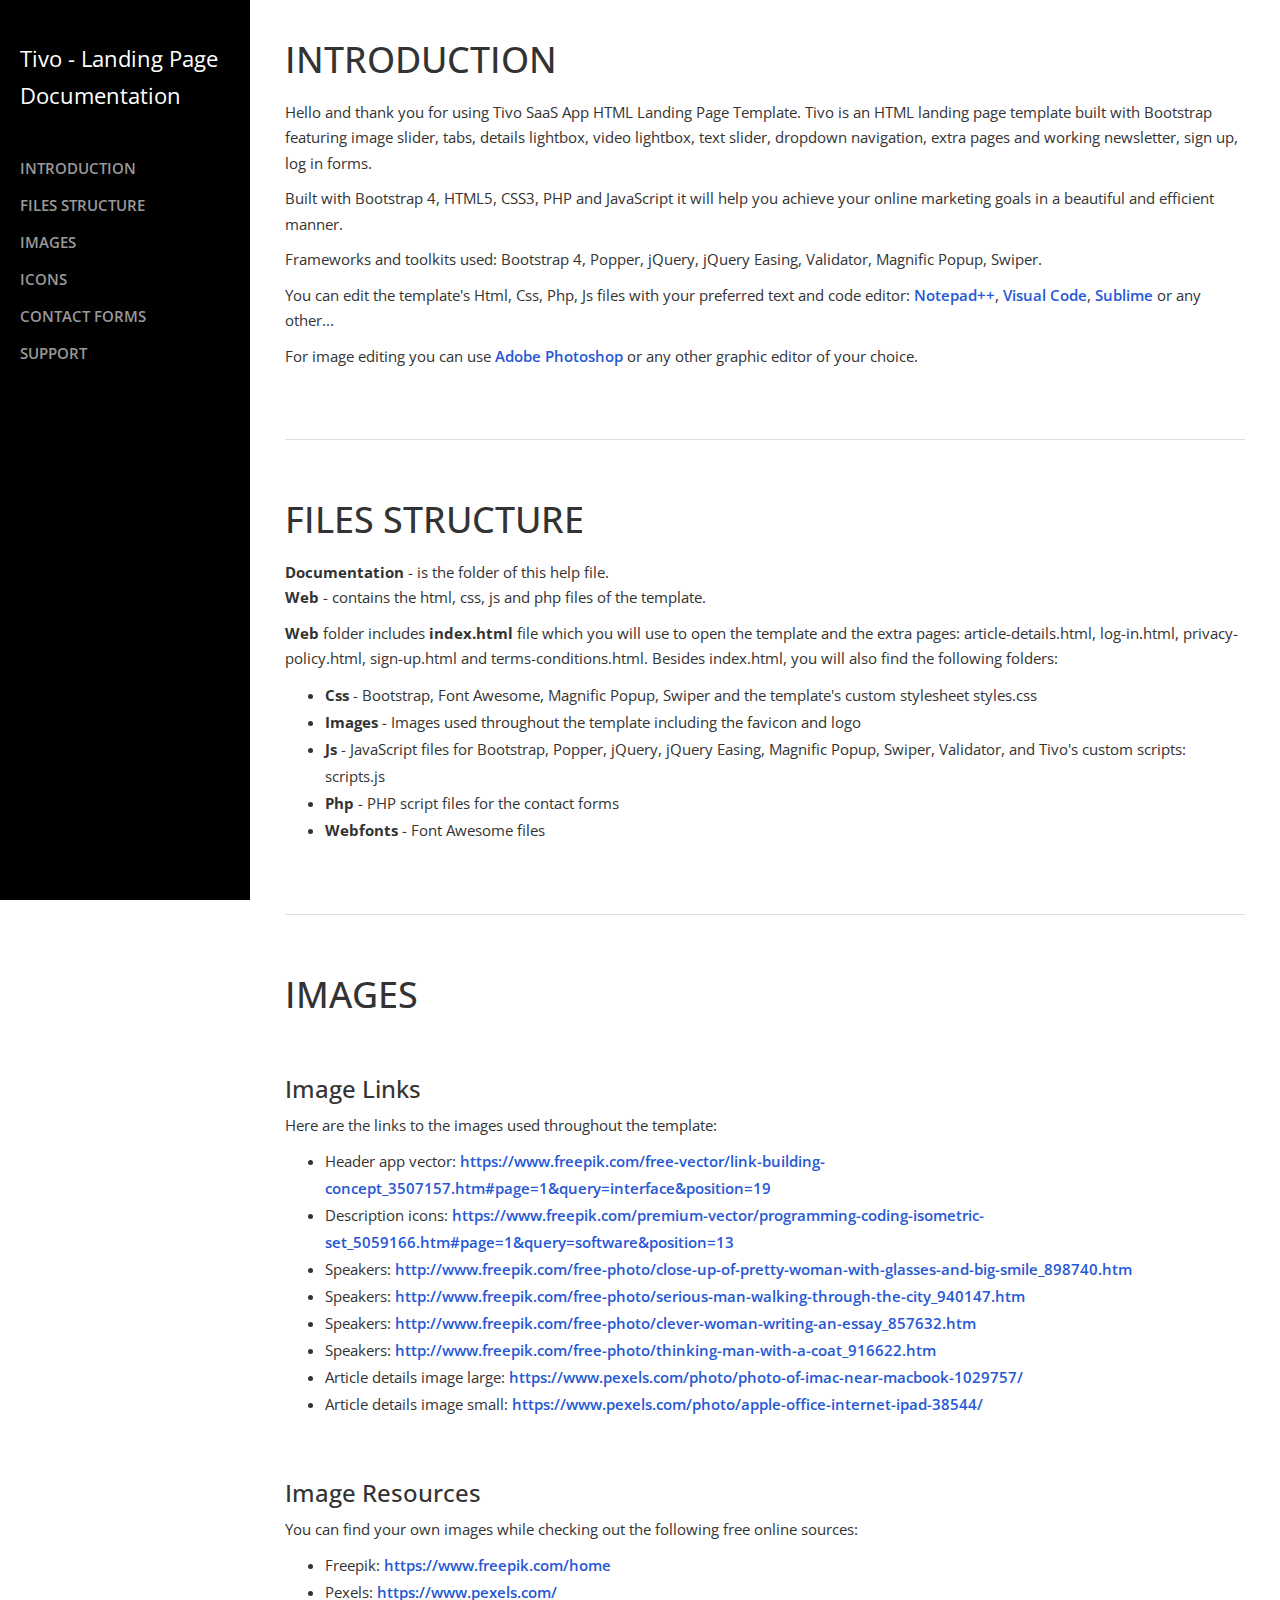
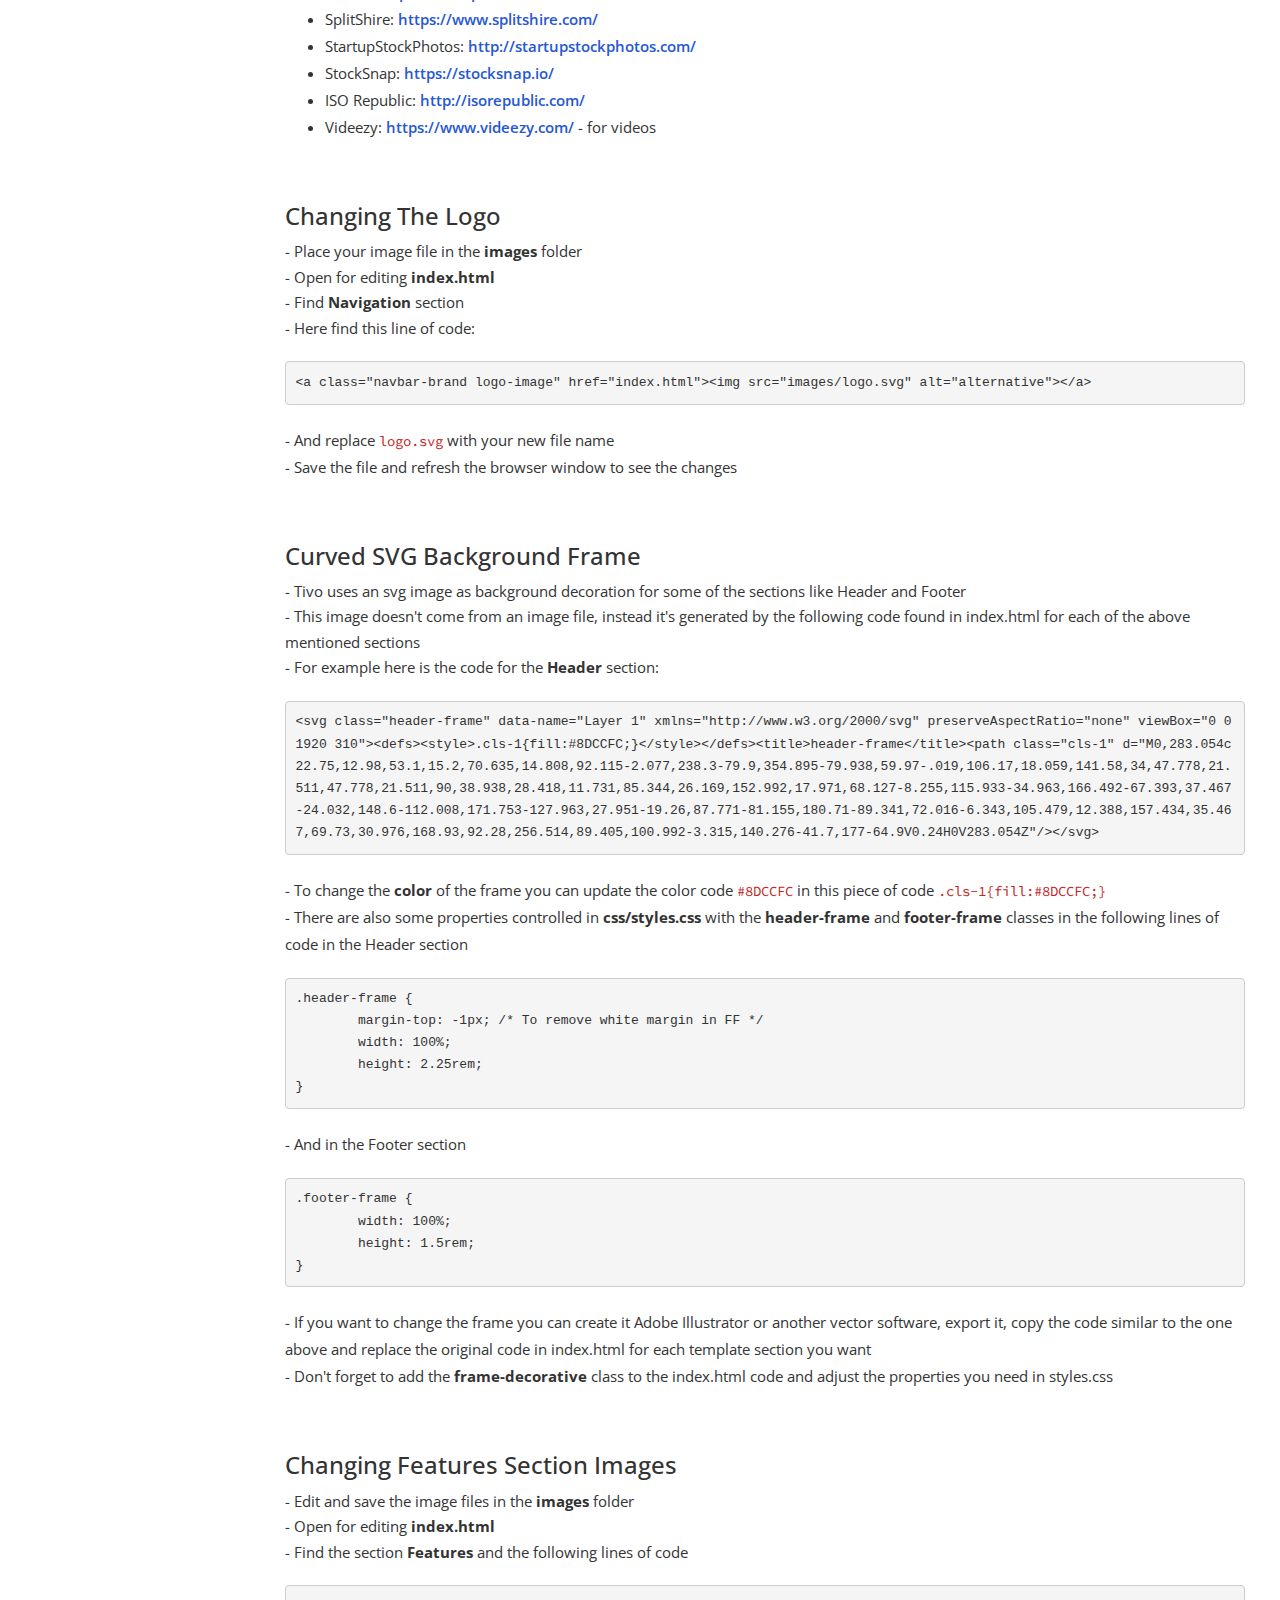
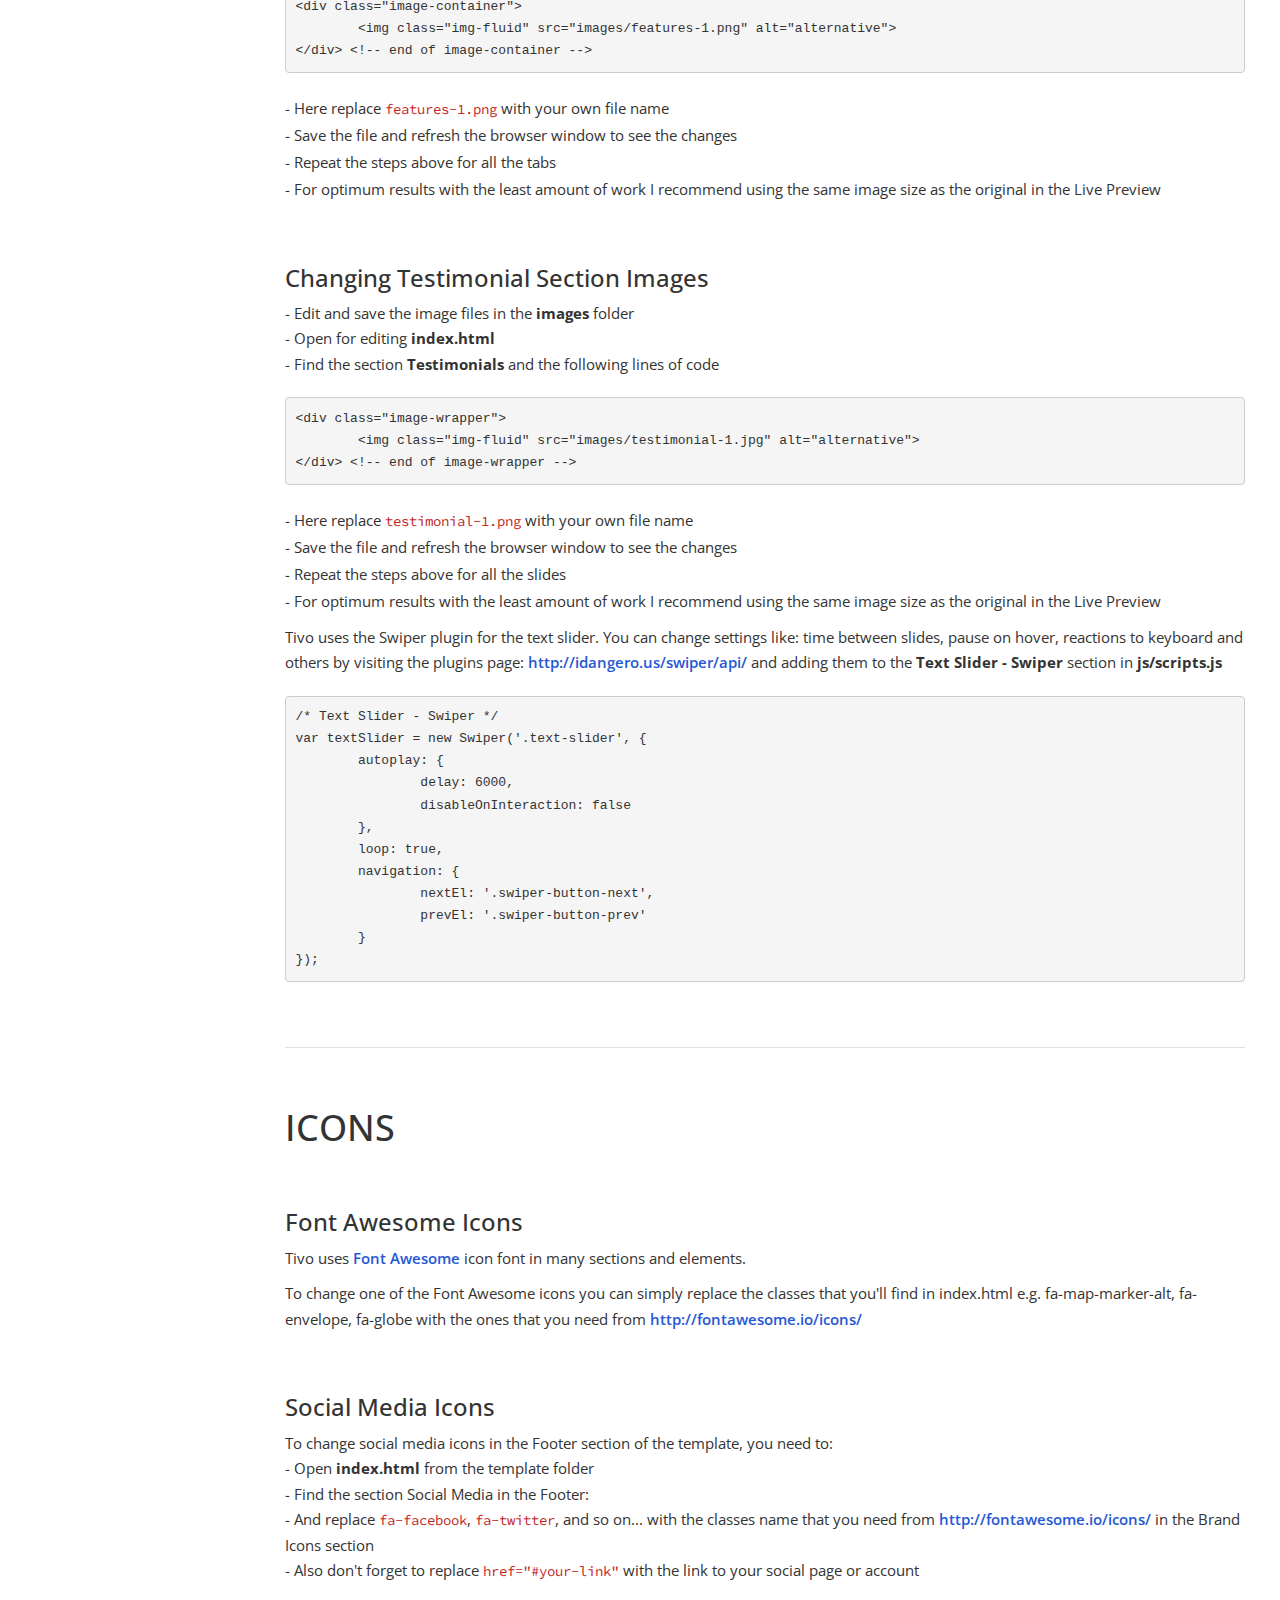
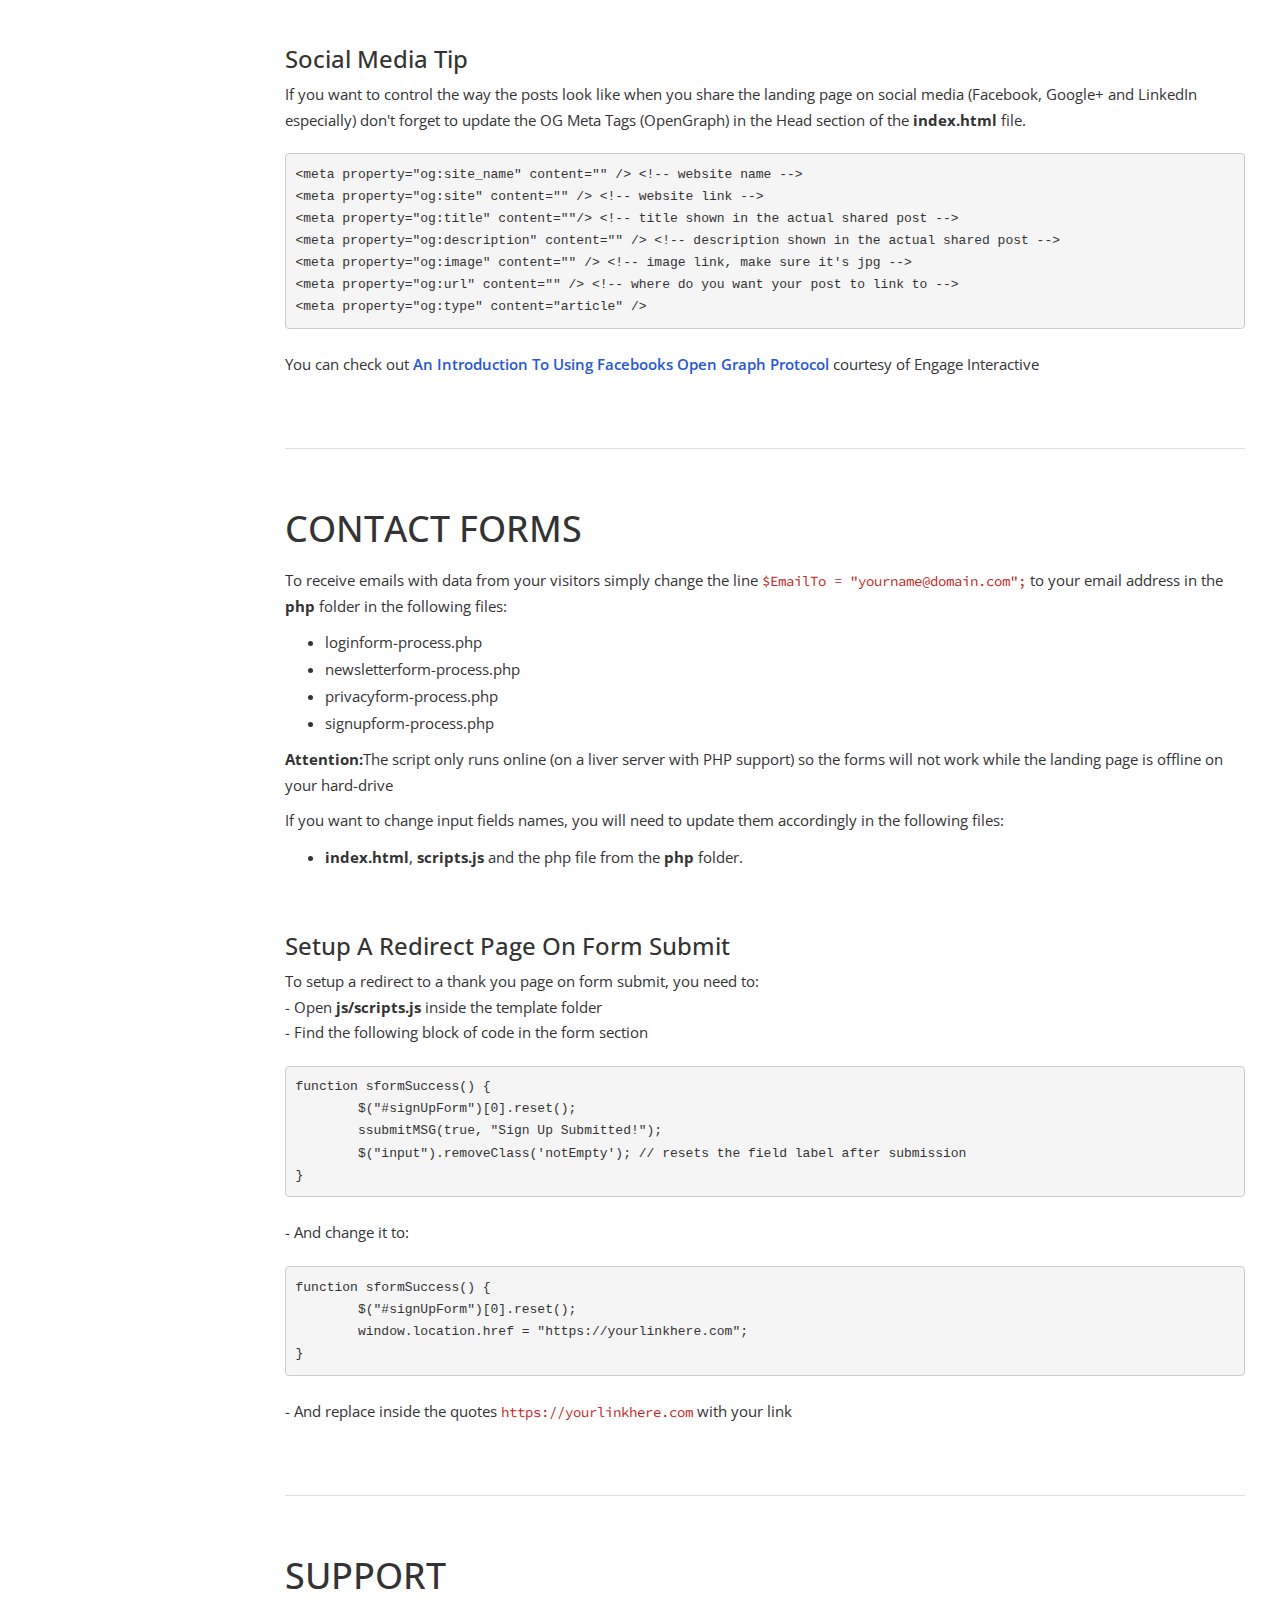
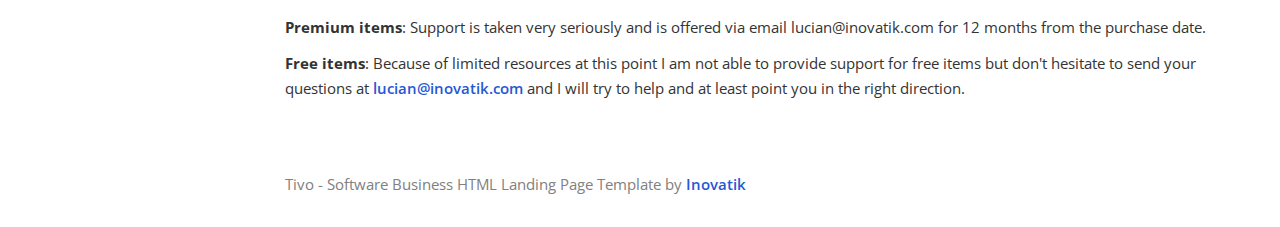
<file: documentation/index.html>
<!DOCTYPE html>
<html lang="en">
<head>

    <meta charset="utf-8">
    <meta http-equiv="X-UA-Compatible" content="IE=edge">
    <meta name="viewport" content="width=device-width, shrink-to-fit=no, initial-scale=1">
    <meta name="description" content="">
    <meta name="author" content="">
    <title>Documentation - Tivo SaaS App HTML Landing Page Template</title>

    <!-- Styles -->
	<link href="https://fonts.googleapis.com/css?family=Source+Code+Pro:300,400,600" rel="stylesheet">
	<link href="https://fonts.googleapis.com/css?family=Open+Sans:300,400,600" rel="stylesheet">
    <link href="css/bootstrap.min.css" rel="stylesheet">
    <link href="css/styles.css" rel="stylesheet">

    <!-- HTML5 Shim and Respond.js IE8 support of HTML5 elements and media queries -->
    <!-- WARNING: Respond.js doesn't work if you view the page via file:// -->
    <!--[if lt IE 9]>
        <script src="https://oss.maxcdn.com/libs/html5shiv/3.7.0/html5shiv.js"></script>
        <script src="https://oss.maxcdn.com/libs/respond.js/1.4.2/respond.min.js"></script>
    <![endif]-->

</head>
<body>
    <div id="wrapper">

        <!-- Sidebar -->
        <div id="sidebar-wrapper">
			<p>Tivo - Landing Page<br> Documentation</p>
            <ul class="sidebar-nav">
                <li class="sidebar-brand">
                </li>
                <li>
                    <a href="#introduction">INTRODUCTION</a>
                </li>
                <li>
                    <a href="#files">FILES STRUCTURE</a>
				</li>
				<li>
                    <a href="#images">IMAGES</a>
                </li>
                <li>
                    <a href="#icons">ICONS</a>
				</li>
				<li>
                    <a href="#forms">CONTACT FORMS</a>
                </li>
				<li>
                    <a href="#support">SUPPORT</a>
                </li>
            </ul>
        </div>
        <!-- end of sidebar wrapper -->


        <!-- Page Content -->
        <div id="page-content-wrapper">
            <div class="container-fluid">
                <div class="row">
                    <div id="introduction" class="col-lg-12">
                        <h1>INTRODUCTION</h1>
                        <p>Hello and thank you for using Tivo SaaS App HTML Landing Page Template. Tivo is an HTML landing page template built with Bootstrap featuring image slider, tabs, details lightbox, video lightbox, text slider, dropdown navigation, extra pages and working newsletter, sign up, log in forms.</p>
						<p>Built with Bootstrap 4, HTML5, CSS3, PHP and JavaScript it will help you achieve your online marketing goals in a beautiful and efficient manner.</p>
						<p>Frameworks and toolkits used: Bootstrap 4, Popper, jQuery, jQuery Easing, Validator, Magnific Popup, Swiper.</p>
						<p>You can edit the template's Html, Css, Php, Js files with your preferred text and code editor: <a href="https://notepad-plus-plus.org/">Notepad++</a>, <a href="https://code.visualstudio.com/">Visual Code</a>, <a href="https://www.sublimetext.com/">Sublime</a> or any other...</p>
						<p>For image editing you can use <a href="http://www.adobe.com/products/photoshop.html">Adobe Photoshop</a> or any other graphic editor of your choice.</p>
					</div> <!-- end of introduction -->
					
					
					<div class="col-lg-12"><hr></div> <!-- gray separator line -->
					
					
					<div id="files" class="col-lg-12">
                        <h1>FILES STRUCTURE</h1>
						<p>
							<b>Documentation</b> - is the folder of this help file.
							<br><b>Web</b> - contains the html, css, js and php files of the template.
						</p>
						<p><b>Web</b> folder includes <b>index.html</b> file which you will use to open the template and the extra pages: article-details.html, log-in.html, privacy-policy.html, sign-up.html and terms-conditions.html. Besides index.html, you will also find the following folders:
							<ul>
								<li><b>Css</b> - Bootstrap, Font Awesome, Magnific Popup, Swiper and the template's custom stylesheet styles.css</li>
								<li><b>Images</b> - Images used throughout the template including the favicon and logo</li>
								<li><b>Js</b> - JavaScript files for Bootstrap, Popper, jQuery, jQuery Easing, Magnific Popup, Swiper, Validator, and Tivo's custom scripts: scripts.js</li>
								<li><b>Php</b> - PHP script files for the contact forms</li>
								<li><b>Webfonts</b> - Font Awesome files</li>
							</ul>
						</p>
					</div> <!-- end of files structure -->


					<div class="col-lg-12"><hr></div> <!-- gray separator line -->


					<div id="images" class="col-lg-12">
						<h1>IMAGES</h1>
						<h3>Image Links</h3>
						<p>Here are the links to the images used throughout the template:
							<ul>
								<li>Header app vector: <a href="https://www.freepik.com/free-vector/link-building-concept_3507157.htm#page=1&query=interface&position=19">https://www.freepik.com/free-vector/link-building-concept_3507157.htm#page=1&query=interface&position=19</a></li>
								<li>Description icons: <a href="https://www.freepik.com/premium-vector/programming-coding-isometric-set_5059166.htm#page=1&query=software&position=13">https://www.freepik.com/premium-vector/programming-coding-isometric-set_5059166.htm#page=1&query=software&position=13</a></li>

								<li>Speakers: <a href="http://www.freepik.com/free-photo/close-up-of-pretty-woman-with-glasses-and-big-smile_898740.htm">http://www.freepik.com/free-photo/close-up-of-pretty-woman-with-glasses-and-big-smile_898740.htm</a></li>
								<li>Speakers: <a href="http://www.freepik.com/free-photo/serious-man-walking-through-the-city_940147.htm">http://www.freepik.com/free-photo/serious-man-walking-through-the-city_940147.htm</a></li>
								<li>Speakers: <a href="http://www.freepik.com/free-photo/clever-woman-writing-an-essay_857632.htm">http://www.freepik.com/free-photo/clever-woman-writing-an-essay_857632.htm</a></li>
								<li>Speakers: <a href="http://www.freepik.com/free-photo/thinking-man-with-a-coat_916622.htm">http://www.freepik.com/free-photo/thinking-man-with-a-coat_916622.htm</a></li>
								<li>Article details image large: <a href="https://www.pexels.com/photo/photo-of-imac-near-macbook-1029757/">https://www.pexels.com/photo/photo-of-imac-near-macbook-1029757/</a></li>
								<li>Article details image small: <a href="https://www.pexels.com/photo/apple-office-internet-ipad-38544/">https://www.pexels.com/photo/apple-office-internet-ipad-38544/</a></li>
							</ul>
						</p>
						
						<h3>Image Resources</h3>
						<p>You can find your own images while checking out the following free online sources:
							<ul>
								<li>Freepik: <a href="https://www.pexels.com/">https://www.freepik.com/home</a></li>
								<li>Pexels: <a href="https://www.pexels.com/">https://www.pexels.com/</a></li>
								<li>SplitShire: <a href="https://www.splitshire.com/">https://www.splitshire.com/</a></li>
								<li>StartupStockPhotos: <a href="http://startupstockphotos.com/">http://startupstockphotos.com/</a></li>
								<li>StockSnap: <a href="https://stocksnap.io/">https://stocksnap.io/</a></li>
								<li>ISO Republic: <a href="http://isorepublic.com/">http://isorepublic.com/</a></li>
								<li>Videezy: <a href="https://www.videezy.com/">https://www.videezy.com/</a> - for videos</li>
							</ul>
						</p>

						<h3>Changing The Logo</h3>
						<p>
							- Place your image file in the <b>images</b> folder
							<br>- Open for editing <b>index.html</b>
							<br>- Find <b>Navigation</b> section
							<br>- Here find this line of code:
<pre class="code-format">
&lt;a class=&quot;navbar-brand logo-image&quot; href=&quot;index.html&quot;&gt;&lt;img src=&quot;images/logo.svg&quot; alt=&quot;alternative&quot;&gt;&lt;/a&gt;
</pre>							
							<br>- And replace <span class="code">logo.svg</span> with your new file name
							<br>- Save the file and refresh the browser window to see the changes
						</p>
						
						<h3>Curved SVG Background Frame</h3>
						<p>
							- Tivo uses an svg image as background decoration for some of the sections like Header and Footer
							<br>- This image doesn't come from an image file, instead it's generated by the following code found in index.html for each of the above mentioned sections</b>
							<br>- For example here is the code for the <b>Header</b> section:
<pre class="code-format">
&lt;svg class=&quot;header-frame&quot; data-name=&quot;Layer 1&quot; xmlns=&quot;http://www.w3.org/2000/svg&quot; preserveAspectRatio=&quot;none&quot; viewBox=&quot;0 0 1920 310&quot;&gt;&lt;defs&gt;&lt;style&gt;.cls-1{fill:#8DCCFC;}&lt;/style&gt;&lt;/defs&gt;&lt;title&gt;header-frame&lt;/title&gt;&lt;path class=&quot;cls-1&quot; d=&quot;M0,283.054c22.75,12.98,53.1,15.2,70.635,14.808,92.115-2.077,238.3-79.9,354.895-79.938,59.97-.019,106.17,18.059,141.58,34,47.778,21.511,47.778,21.511,90,38.938,28.418,11.731,85.344,26.169,152.992,17.971,68.127-8.255,115.933-34.963,166.492-67.393,37.467-24.032,148.6-112.008,171.753-127.963,27.951-19.26,87.771-81.155,180.71-89.341,72.016-6.343,105.479,12.388,157.434,35.467,69.73,30.976,168.93,92.28,256.514,89.405,100.992-3.315,140.276-41.7,177-64.9V0.24H0V283.054Z&quot;/&gt;&lt;/svg&gt;
</pre>							
							<br>- To change the <b>color</b> of the frame you can update the color code <span class="code">#8DCCFC</span> in this piece of code <span class="code">.cls-1{fill:#8DCCFC;}</span>
							<br>- There are also some properties controlled in <b>css/styles.css</b> with the <b>header-frame</b> and <b>footer-frame</b> classes in the following lines of code in the Header section
<pre class="code-format">
.header-frame {
	margin-top: -1px; /* To remove white margin in FF */
	width: 100%;
	height: 2.25rem;
}
</pre>						
							<br>- And in the Footer section
<pre class="code-format">
.footer-frame {
	width: 100%;
	height: 1.5rem;
}
</pre>
							<br>- If you want to change the frame you can create it Adobe Illustrator or another vector software, export it, copy the code similar to the one above and replace the original code in index.html for each template section you want
							<br>- Don't forget to add the <b>frame-decorative</b> class to the index.html code and adjust the properties you need in styles.css
						</p>

						<h3>Changing Features Section Images</h3>
						<p>
							- Edit and save the image files in the <b>images</b> folder
							<br>- Open for editing <b>index.html</b>
							<br>- Find the section <b>Features</b> and the following lines of code
<pre class="code-format">
&lt;div class=&quot;image-container&quot;&gt;
	&lt;img class=&quot;img-fluid&quot; src=&quot;images/features-1.png&quot; alt=&quot;alternative&quot;&gt;
&lt;/div&gt; &lt;!-- end of image-container --&gt;
</pre>							
							<br>- Here replace <span class="code">features-1.png</span> with your own file name
							<br>- Save the file and refresh the browser window to see the changes
							<br>- Repeat the steps above for all the tabs
							<br>- For optimum results with the least amount of work I recommend using the same image size as the original in the Live Preview
						</p>

						<h3>Changing Testimonial Section Images</h3>
						<p>
							- Edit and save the image files in the <b>images</b> folder
							<br>- Open for editing <b>index.html</b>
							<br>- Find the section <b>Testimonials</b> and the following lines of code
<pre class="code-format">
&lt;div class=&quot;image-wrapper&quot;&gt;
	&lt;img class=&quot;img-fluid&quot; src=&quot;images/testimonial-1.jpg&quot; alt=&quot;alternative&quot;&gt;
&lt;/div&gt; &lt;!-- end of image-wrapper --&gt;
</pre>							
							<br>- Here replace <span class="code">testimonial-1.png</span> with your own file name
							<br>- Save the file and refresh the browser window to see the changes
							<br>- Repeat the steps above for all the slides
							<br>- For optimum results with the least amount of work I recommend using the same image size as the original in the Live Preview
						</p>
						<p>
							Tivo uses the Swiper plugin for the text slider. You can change settings like: time between slides, pause on hover, reactions to keyboard and others by visiting the plugins page: <a href="http://idangero.us/swiper/api/">http://idangero.us/swiper/api/</a> and adding them to the <b>Text Slider - Swiper</b> section in <b>js/scripts.js</b>
<pre class="code-format">
/* Text Slider - Swiper */
var textSlider = new Swiper('.text-slider', {
	autoplay: {
		delay: 6000,
		disableOnInteraction: false
	},
	loop: true,
	navigation: {
		nextEl: '.swiper-button-next',
		prevEl: '.swiper-button-prev'
	}
});
</pre>
						</p>
					</div> <!-- end of images -->


					<div class="col-lg-12"><hr></div> <!-- gray separator line -->
					
					
					<div id="icons" class="col-lg-12">
                        <h1>ICONS</h1>
						<h3>Font Awesome Icons</h3>
						<p>Tivo uses <a href="http://fontawesome.io/">Font Awesome</a> icon font in many sections and elements.
						<p>To change one of the Font Awesome icons you can simply replace the classes that you'll find in index.html e.g. fa-map-marker-alt, fa-envelope, fa-globe with the ones that you need from <a href="http://fontawesome.io/icons/">http://fontawesome.io/icons/</a></p>

						<h3>Social Media Icons</h3>
						<p>To change social media icons in the Footer section of the template, you need to: 
							<br>- Open <b>index.html</b> from the template folder
							<br>- Find the section Social Media in the Footer:
							<br>- And replace <span class="code">fa-facebook</span>, <span class="code">fa-twitter</span>, and so on... with the classes name that you need from <a href="http://fontawesome.io/icons/">http://fontawesome.io/icons/</a> in the Brand Icons section
							<br>- Also don't forget to replace <span class="code">href="#your-link"</span> with the link to your social page or account
						</p>

						<h3>Social Media Tip</h3>
						<p>If you want to control the way the posts look like when you share the landing page on social media (Facebook, Google+ and LinkedIn especially) don't forget to update the OG Meta Tags (OpenGraph) in the Head section of the <b>index.html</b> file.
<pre class="code-format">
&lt;meta property="og:site_name" content="" /&gt; &lt;!-- website name --&gt;
&lt;meta property="og:site" content="" /&gt; &lt;!-- website link --&gt;
&lt;meta property="og:title" content=""/&gt; &lt;!-- title shown in the actual shared post --&gt;
&lt;meta property="og:description" content="" /&gt; &lt;!-- description shown in the actual shared post --&gt;
&lt;meta property="og:image" content="" /&gt; &lt;!-- image link, make sure it's jpg --&gt;
&lt;meta property="og:url" content="" /&gt; &lt;!-- where do you want your post to link to --&gt;
&lt;meta property="og:type" content="article" /&gt;
</pre>
						<br>You can check out <a href="http://engageinteractive.co.uk/blog/an-introduction-to-using-facebooks-open-graph-protocol">An Introduction To Using Facebooks Open Graph Protocol</a> courtesy of Engage Interactive</p>
                    </div> <!-- end of icons -->
					

					<div class="col-lg-12"><hr></div> <!-- gray separator line -->
					

					<div id="forms" class="col-lg-12">
                        <h1>CONTACT FORMS</h1>
                        <p>To receive emails with data from your visitors simply change the line <span class="code">$EmailTo = "yourname@domain.com";</span> to your email address in the <b>php</b> folder in the following files:</p>
						<ul>
							<li>loginform-process.php</li>
							<li>newsletterform-process.php</li>
							<li>privacyform-process.php</li>
							<li>signupform-process.php</li>
						</ul>
						<p><b>Attention:</b>The script only runs online (on a liver server with PHP support) so the forms will not work while the landing page is offline on your hard-drive</p>
						<p>If you want to change input fields names, you will need to update them accordingly in the following files:</p>
						<ul>
							<li><b>index.html</b>, <b>scripts.js</b> and the php file from the <b>php</b> folder.</li>
						</ul>

						<h3>Setup A Redirect Page On Form Submit</h3>
						<p>
							To setup a redirect to a thank you page on form submit, you need to: 
							<br>- Open <b>js/scripts.js</b> inside the template folder
							<br>- Find the following block of code in the form section 
<pre class="code-format">
function sformSuccess() {
	$("#signUpForm")[0].reset();
	ssubmitMSG(true, "Sign Up Submitted!");
	$("input").removeClass('notEmpty'); // resets the field label after submission
}
</pre>
							<br>- And change it to:
<pre class="code-format">
function sformSuccess() {
	$("#signUpForm")[0].reset();
	window.location.href = "https://yourlinkhere.com";
}
</pre>
							<br>- And replace inside the quotes <span class="code">https://yourlinkhere.com</span> with your link
						</p>
					</div> <!-- end of contact form and privacy policy form -->
						
					
					<div class="col-lg-12"><hr></div> <!-- gray separator line -->

					
					<div id="support" class="col-lg-12">
						<h1>SUPPORT</h1>
						<p><b>Premium items</b>: Support is taken very seriously and is offered via email lucian@inovatik.com for 12 months from the purchase date.</p>
						<p><b>Free items</b>: Because of limited resources at this point I am not able to provide support for free items but don't hesitate to send your questions at <a href="mailto:lucian@inovatik.com">lucian@inovatik.com</a> and I will try to help and at least point you in the right direction.</p>
					</div> <!-- end of support -->
										
					<div class="col-lg-12">
						<p class="footer">Tivo - Software Business HTML Landing Page Template by <a href="https://inovatik.com">Inovatik</a></p>
					</div>
                </div>
            </div>
        </div> <!-- end of page content wrapper -->
    </div> <!-- end of wrapper -->
    

    <!-- Scripts Libraries -->
    <script src="js/jquery.js" type="text/javascript"></script>
    <script src="js/bootstrap.min.js" type="text/javascript"></script>

	
	<!-- Custom Scripts -->
    <script>
    <!-- Menu Toggle Script -->
	$("#menu-toggle").click(function(e) {
        e.preventDefault();
        $("#wrapper").toggleClass("toggled");
    });
	
	/* Smooth Scrolling To Anchors  */
		$(function() {
			$('a[href*="#"]:not([data-toggle="tab"])').click(function() {
				if (location.pathname.replace(/^\//,'') == this.pathname.replace(/^\//,'') && location.hostname == this.hostname) {
					var target = $(this.hash);
					target = target.length ? target : $('[name=' + this.hash.slice(1) +']');
					if (target.length) {
						$('html, body').animate({
							scrollTop: target.offset().top
						}, 700);
						return false;
					}
				}
			});
		});
	</script>

</body>
</html>
</file>
<file: css/styles.css>
/* Template: Tivo - SaaS App HTML Landing Page Template
   Author: Inovatik
   Created: Sep 2019
   Description: Master CSS file
*/

/*****************************************
Table Of Contents:

01. General Styles
02. Preloader
03. Navigation
04. Header
05. Customers
06. Description
07. Features
08. Features Lightboxes
09. Details
10. Video
11. Pricing
12. Testimonials
13. Newsletter
14. Footer
15. Copyright
16. Back To Top Button
17. Extra Pages
18. Sign Up and Log In Pages
19. Media Queries
******************************************/

/*****************************************
Colors:
- Backgrounds, buttons, bullets, icons - blue #8DCCFC
- Backgrounds, light button, light body text - light gray #f3f7fd
- Headings text - black #333
- Body text - dark gray #555
******************************************/


/******************************/
/*     01. General Styles     */
/******************************/
body,
html {
    width: 100%;
	height: 100%;
}

body, p {
	color: #555; 
	font: 400 1rem/1.625rem "Open Sans", sans-serif;;
}

.p-large {
	font: 400 1.125rem/1.75rem "Open Sans", sans-serif;
}

.p-small {
	font: 400 0.875rem/1.5rem "Open Sans", sans-serif;
}

h1 {
	color: #333;
	font: 700 2.5rem/3.125rem "Open Sans", sans-serif;
	letter-spacing: -0.2px;
}

h2 {
	color: #333;
	font: 700 2rem/2.625rem "Open Sans", sans-serif;
	letter-spacing: -0.2px;
}

h3 {
	color: #333;
	font: 700 1.625rem/2.125rem "Open Sans", sans-serif;
	letter-spacing: -0.2px;
}

h4 {
	color: #333;
	font: 700 1.375rem/1.75rem "Open Sans", sans-serif;
	letter-spacing: -0.1px;
}

h5 {
	color: #333;
	font: 700 1.125rem/1.5rem "Open Sans", sans-serif;
	letter-spacing: -0.1px;
}

h6 {
	color: #333;
	font: 700 1rem/1.375rem "Open Sans", sans-serif;
	letter-spacing: -0.1px;
}

.above-heading {
	color: #8DCCFC;
	font: 700 0.75rem/0.875rem "Open Sans", sans-serif;
	text-align: center;
}

.p-heading {
	margin-bottom: 3.25rem;
}

.testimonial-text {
	font: italic 400 1rem/1.625rem "Open Sans", sans-serif;
}

.testimonial-author {
	font: 700 1rem/1.625rem "Open Sans", sans-serif;
	letter-spacing: -0.1px;
}

.li-space-lg li {
	margin-bottom: 0.375rem;
}

.indent {
	padding-left: 1.25rem;
}

a {
	color: #555;
	text-decoration: underline;
}

a:hover {
	color: #555;
	text-decoration: underline;
}

a.white {
	color: #fff;
}

.decorative-line {
	display: block;
	width: 5rem;
	height: 0.5rem;
	margin-right: auto;
	margin-left: auto;
}

.blue {
	color: #8DCCFC;
}

.btn-solid-reg {
	display: inline-block;
	padding: 1.1875rem 2.125rem 1.1875rem 2.125rem;
	border: 0.125rem solid #8DCCFC;
	border-radius: 2rem;
	background-color: #8DCCFC;
	color: #fff;
	font: 700 0.875rem/0 "Open Sans", sans-serif;
	text-decoration: none;
	transition: all 0.2s;
}

.btn-solid-reg:hover {
	background-color: transparent;
	color: #8DCCFC;
	text-decoration: none;
}

.btn-solid-lg {
	display: inline-block;
	padding: 1.375rem 2.625rem 1.375rem 2.625rem;
	border: 0.125rem solid #8DCCFC;
	border-radius: 2rem;
	background-color: #8DCCFC;
	color: #fff;
	font: 700 0.875rem/0 "Open Sans", sans-serif;
	text-decoration: none;
	transition: all 0.2s;
}

.btn-solid-lg:hover {
	background-color: transparent;
	color: #8DCCFC;
	text-decoration: none;
}

.btn-outline-reg {
	display: inline-block;
	padding: 1.1875rem 2.125rem 1.1875rem 2.125rem;
	border: 0.125rem solid #8DCCFC;
	border-radius: 2rem;
	background-color: transparent;
	color: #8DCCFC;
	font: 700 0.875rem/0 "Open Sans", sans-serif;
	text-decoration: none;
	transition: all 0.2s;
}

.btn-outline-reg:hover {
	background-color: #8DCCFC;
	color: #fff;
	text-decoration: none;
}

.btn-outline-lg {
	display: inline-block;
	padding: 1.375rem 2.625rem 1.375rem 2.625rem;
	border: 0.125rem solid #8DCCFC;
	border-radius: 2rem;
	background-color: transparent;
	color: #8DCCFC;
	font: 700 0.875rem/0 "Open Sans", sans-serif;
	text-decoration: none;
	transition: all 0.2s;
}

.btn-outline-lg:hover {
	background-color: #8DCCFC;
	color: #fff;
	text-decoration: none;
}

.btn-outline-sm {
	display: inline-block;
	padding: 0.875rem 1.5rem 0.875rem 1.5rem;
	border: 0.125rem solid #8DCCFC;
	border-radius: 2rem;
	background-color: transparent;
	color: #8DCCFC;
	font: 700 0.875rem/0 "Open Sans", sans-serif;
	text-decoration: none;
	transition: all 0.2s;
}

.btn-outline-sm:hover {
	background-color: #8DCCFC;
	color: #fff;
	text-decoration: none;
}

.form-group {
	position: relative;
	margin-bottom: 1.25rem;
}

.form-group.has-error.has-danger {
	margin-bottom: 0.625rem;
}

.form-group.has-error.has-danger .help-block.with-errors ul {
	margin-top: 0.375rem;
}

.label-control {
	position: absolute;
	top: 0.87rem;
	left: 1.25rem;
	color: #555;
	opacity: 1;
	font: 400 0.875rem/1.375rem "Open Sans", sans-serif;
	cursor: text;
	transition: all 0.2s ease;
}

/* IE10+ hack to solve lower label text position compared to the rest of the browsers */
@media screen and (-ms-high-contrast: active), screen and (-ms-high-contrast: none) {  
	.label-control {
		top: 0.9375rem;
	}
}

.form-control-input:focus + .label-control,
.form-control-input.notEmpty + .label-control,
.form-control-textarea:focus + .label-control,
.form-control-textarea.notEmpty + .label-control {
	top: 0.125rem;
	opacity: 1;
	font-size: 0.75rem;
	font-weight: 700;
}

.form-control-input,
.form-control-select {
	display: block; /* needed for proper display of the label in Firefox, IE, Edge */
	width: 100%;
	padding-top: 1.0625rem;
	padding-bottom: 0.0625rem;
	padding-left: 1.25rem;
	border: 1px solid #c4d8dc;
	border-radius: 0.25rem;
	background-color: #fff;
	color: #555;
	font: 400 0.875rem/1.875rem "Open Sans", sans-serif;
	transition: all 0.2s;
	-webkit-appearance: none; /* removes inner shadow on form inputs on ios safari */
}

.form-control-select {
	padding-top: 0.5rem;
	padding-bottom: 0.5rem;
	height: 3rem;
}

/* IE10+ hack to solve lower label text position compared to the rest of the browsers */
@media screen and (-ms-high-contrast: active), screen and (-ms-high-contrast: none) {  
	.form-control-input {
		padding-top: 1.25rem;
		padding-bottom: 0.75rem;
		line-height: 1.75rem;
	}

	.form-control-select {
		padding-top: 0.875rem;
		padding-bottom: 0.75rem;
		height: 3.125rem;
		line-height: 2.125rem;
	}
}

select {
    /* you should keep these first rules in place to maintain cross-browser behavior */
    -webkit-appearance: none;
	-moz-appearance: none;
	-ms-appearance: none;
    -o-appearance: none;
    appearance: none;
    background-image: url('../images/down-arrow.png');
    background-position: 96% 50%;
    background-repeat: no-repeat;
    outline: none;
}

select::-ms-expand {
    display: none; /* removes the ugly default down arrow on select form field in IE11 */
}

.form-control-textarea {
	display: block; /* used to eliminate a bottom gap difference between Chrome and IE/FF */
	width: 100%;
	height: 8rem; /* used instead of html rows to normalize height between Chrome and IE/FF */
	padding-top: 1.25rem;
	padding-left: 1.3125rem;
	border: 1px solid #c4d8dc;
	border-radius: 0.25rem;
	background-color: #fff;
	color: #555;
	font: 400 0.875rem/1.75rem "Open Sans", sans-serif;
	transition: all 0.2s;
}

.form-control-input:focus,
.form-control-select:focus,
.form-control-textarea:focus {
	border: 1px solid #a1a1a1;
	outline: none; /* Removes blue border on focus */
}

.form-control-input:hover,
.form-control-select:hover,
.form-control-textarea:hover {
	border: 1px solid #a1a1a1;
}

.checkbox {
	font: 400 0.75rem/1.25rem "Open Sans", sans-serif;
}

input[type='checkbox'] {
	vertical-align: -15%;
	margin-right: 0.375rem;
}

/* IE10+ hack to raise checkbox field position compared to the rest of the browsers */
@media screen and (-ms-high-contrast: active), screen and (-ms-high-contrast: none) {  
	input[type='checkbox'] {
		vertical-align: -9%;
	}
}

.form-control-submit-button {
	display: inline-block;
	width: 100%;
	height: 3.125rem;
	border: 1px solid #8DCCFC;
	border-radius: 1.5rem;
	background-color: #8DCCFC;
	color: #fff;
	font: 700 0.875rem/0 "Open Sans", sans-serif;
	cursor: pointer;
	transition: all 0.2s;
}

.form-control-submit-button:hover {
	background-color: transparent;
	color: #8DCCFC;
}

/* Form Success And Error Message Formatting */
#smsgSubmit.h3.text-center.tada.animated,
#lmsgSubmit.h3.text-center.tada.animated,
#nmsgSubmit.h3.text-center.tada.animated,
#pmsgSubmit.h3.text-center.tada.animated,
#smsgSubmit.h3.text-center,
#lmsgSubmit.h3.text-center,
#nmsgSubmit.h3.text-center,
#pmsgSubmit.h3.text-center {
	display: block;
	margin-bottom: 0;
	color: #555;
	font-size: 1.125rem;
	line-height: 1rem;
}

.help-block.with-errors .list-unstyled {
	color: #555;
	font-size: 0.75rem;
	line-height: 1.125rem;
	text-align: left;
}

.help-block.with-errors ul {
	margin-bottom: 0;
}
/* end of form success and error message formatting */

/* Form Success And Error Message Animation - Animate.css */
@-webkit-keyframes tada {
	from {
		-webkit-transform: scale3d(1, 1, 1);
		-ms-transform: scale3d(1, 1, 1);
		transform: scale3d(1, 1, 1);
	}
	10%, 20% {
		-webkit-transform: scale3d(.9, .9, .9) rotate3d(0, 0, 1, -3deg);
		-ms-transform: scale3d(.9, .9, .9) rotate3d(0, 0, 1, -3deg);
		transform: scale3d(.9, .9, .9) rotate3d(0, 0, 1, -3deg);
	}
	30%, 50%, 70%, 90% {
		-webkit-transform: scale3d(1.1, 1.1, 1.1) rotate3d(0, 0, 1, 3deg);
		-ms-transform: scale3d(1.1, 1.1, 1.1) rotate3d(0, 0, 1, 3deg);
		transform: scale3d(1.1, 1.1, 1.1) rotate3d(0, 0, 1, 3deg);
	}
	40%, 60%, 80% {
		-webkit-transform: scale3d(1.1, 1.1, 1.1) rotate3d(0, 0, 1, -3deg);
		-ms-transform: scale3d(1.1, 1.1, 1.1) rotate3d(0, 0, 1, -3deg);
		transform: scale3d(1.1, 1.1, 1.1) rotate3d(0, 0, 1, -3deg);
	}
	to {
		-webkit-transform: scale3d(1, 1, 1);
		-ms-transform: scale3d(1, 1, 1);
		transform: scale3d(1, 1, 1);
	}
}

@keyframes tada {
	from {
		-webkit-transform: scale3d(1, 1, 1);
		-ms-transform: scale3d(1, 1, 1);
		transform: scale3d(1, 1, 1);
	}
	10%, 20% {
		-webkit-transform: scale3d(.9, .9, .9) rotate3d(0, 0, 1, -3deg);
		-ms-transform: scale3d(.9, .9, .9) rotate3d(0, 0, 1, -3deg);
		transform: scale3d(.9, .9, .9) rotate3d(0, 0, 1, -3deg);
	}
	30%, 50%, 70%, 90% {
		-webkit-transform: scale3d(1.1, 1.1, 1.1) rotate3d(0, 0, 1, 3deg);
		-ms-transform: scale3d(1.1, 1.1, 1.1) rotate3d(0, 0, 1, 3deg);
		transform: scale3d(1.1, 1.1, 1.1) rotate3d(0, 0, 1, 3deg);
	}
	40%, 60%, 80% {
		-webkit-transform: scale3d(1.1, 1.1, 1.1) rotate3d(0, 0, 1, -3deg);
		-ms-transform: scale3d(1.1, 1.1, 1.1) rotate3d(0, 0, 1, -3deg);
		transform: scale3d(1.1, 1.1, 1.1) rotate3d(0, 0, 1, -3deg);
	}
	to {
		-webkit-transform: scale3d(1, 1, 1);
		-ms-transform: scale3d(1, 1, 1);
		transform: scale3d(1, 1, 1);
	}
}

.tada {
	-webkit-animation-name: tada;
	animation-name: tada;
}

.animated {
	-webkit-animation-duration: 1s;
	animation-duration: 1s;
	-webkit-animation-fill-mode: both;
	animation-fill-mode: both;
}
/* end of form success and error message animation - Animate.css */

/* Fade-move Animation For Details Lightbox - Magnific Popup */
/* at start */
.my-mfp-slide-bottom .zoom-anim-dialog {
	opacity: 0;
	transition: all 0.2s ease-out;
	-webkit-transform: translateY(-1.25rem) perspective(37.5rem) rotateX(10deg);
	-ms-transform: translateY(-1.25rem) perspective(37.5rem) rotateX(10deg);
	transform: translateY(-1.25rem) perspective(37.5rem) rotateX(10deg);
}

/* animate in */
.my-mfp-slide-bottom.mfp-ready .zoom-anim-dialog {
	opacity: 1;
	-webkit-transform: translateY(0) perspective(37.5rem) rotateX(0); 
	-ms-transform: translateY(0) perspective(37.5rem) rotateX(0); 
	transform: translateY(0) perspective(37.5rem) rotateX(0); 
}

/* animate out */
.my-mfp-slide-bottom.mfp-removing .zoom-anim-dialog {
	opacity: 0;
	-webkit-transform: translateY(-0.625rem) perspective(37.5rem) rotateX(10deg); 
	-ms-transform: translateY(-0.625rem) perspective(37.5rem) rotateX(10deg); 
	transform: translateY(-0.625rem) perspective(37.5rem) rotateX(10deg); 
}

/* dark overlay, start state */
.my-mfp-slide-bottom.mfp-bg {
	opacity: 0;
	transition: opacity 0.2s ease-out;
}

/* animate in */
.my-mfp-slide-bottom.mfp-ready.mfp-bg {
	opacity: 0.8;
}
/* animate out */
.my-mfp-slide-bottom.mfp-removing.mfp-bg {
	opacity: 0;
}
/* end of fade-move animation for details lightbox - magnific popup */

/* Fade Animation For Image Lightbox - Magnific Popup */
@-webkit-keyframes fadeIn {
	from {
		opacity: 0;
	}
	to {
		opacity: 1;
	}
}

@keyframes fadeIn {
	from {
		opacity: 0;
	}
	to {
		opacity: 1;
	}
}

.fadeIn {
	-webkit-animation: fadeIn 0.6s;
	animation: fadeIn 0.6s;
}

@-webkit-keyframes fadeOut {
	from {
		opacity: 1;
	}
	to {
		opacity: 0;
	}
}

@keyframes fadeOut {
	from {
		opacity: 1;
	}
	to {
		opacity: 0;
	}
}

.fadeOut {
	-webkit-animation: fadeOut 0.8s;
	animation: fadeOut 0.8s;
}
/* end of fade animation for image lightbox - magnific popup */


/*************************/
/*     02. Preloader     */
/*************************/
.spinner-wrapper {
	position: fixed;
	z-index: 999999;
	top: 0;
	right: 0;
	bottom: 0;
	left: 0;
	background: #fff;
}

.spinner {
	position: absolute;
	top: 50%; /* centers the loading animation vertically one the screen */
	left: 50%; /* centers the loading animation horizontally one the screen */
	width: 3.75rem;
	height: 1.25rem;
	margin: -0.625rem 0 0 -1.875rem; /* is width and height divided by two */ 
	text-align: center;
}

.spinner > div {
	display: inline-block;
	width: 1rem;
	height: 1rem;
	border-radius: 100%;
	background-color: #8DCCFC;
	-webkit-animation: sk-bouncedelay 1.4s infinite ease-in-out both;
	animation: sk-bouncedelay 1.4s infinite ease-in-out both;
}

.spinner .bounce1 {
	-webkit-animation-delay: -0.32s;
	animation-delay: -0.32s;
}

.spinner .bounce2 {
	-webkit-animation-delay: -0.16s;
	animation-delay: -0.16s;
}

@-webkit-keyframes sk-bouncedelay {
	0%, 80%, 100% { -webkit-transform: scale(0); }
	40% { -webkit-transform: scale(1.0); }
}

@keyframes sk-bouncedelay {
	0%, 80%, 100% { 
		-webkit-transform: scale(0);
		-ms-transform: scale(0);
		transform: scale(0);
	} 40% { 
		-webkit-transform: scale(1.0);
		-ms-transform: scale(1.0);
		transform: scale(1.0);
	}
}


/**************************/
/*     03. Navigation     */
/**************************/
.navbar-custom {
	background-color: #8DCCFC;
	box-shadow: 0 0.0625rem 0.375rem 0 rgba(0, 0, 0, 0.1);
	font: 700 0.875rem/0.875rem "Open Sans", sans-serif;
	transition: all 0.2s;
}

.navbar-custom .container {
	max-width: 87.5rem;
}

.navbar-custom .navbar-brand.logo-image img {
    width: 4.4375rem;
	height: 1.75rem;
}

.navbar-custom .navbar-brand.logo-text {
	font: 700 2rem/1.5rem "Open Sans", sans-serif;
	color: #fff;;
	text-decoration: none;
}

.navbar-custom .navbar-nav {
	margin-top: 0.75rem;
	margin-bottom: 0.5rem;
}

.navbar-custom .nav-item .nav-link {
	padding: 0.625rem 0.75rem 0.625rem 0.75rem;
	color: #f7f5f5;
	opacity: 0.8;
	text-decoration: none;
	transition: all 0.2s ease;
}

.navbar-custom .nav-item .nav-link:hover,
.navbar-custom .nav-item .nav-link.active {
	color: #fff;
	opacity: 1;
}

/* Dropdown Menu */
.navbar-custom .dropdown:hover > .dropdown-menu {
	display: block; /* this makes the dropdown menu stay open while hovering it */
	min-width: auto;
	animation: fadeDropdown 0.2s; /* required for the fade animation */
}

@keyframes fadeDropdown {
    0% {
        opacity: 0;
    }

    100% {
        opacity: 1;
    }
}

.navbar-custom .dropdown-toggle:focus { /* removes dropdown outline on focus */
	outline: 0;
}

.navbar-custom .dropdown-menu {
	margin-top: 0;
	border: none;
	border-radius: 0.25rem;
	background-color: #8DCCFC;
}

.navbar-custom .dropdown-item {
	color: #f7f5f5;
	opacity: 0.8;
	font: 700 0.875rem/0.875rem "Open Sans", sans-serif;
	text-decoration: none;
}

.navbar-custom .dropdown-item:hover {
	background-color: #8DCCFC;
	color: #fff;
	opacity: 1;
}

.navbar-custom .dropdown-items-divide-hr {
	width: 100%;
	height: 1px;
	margin: 0.75rem auto 0.725rem auto;
	border: none;
	background-color: #c4d8dc;
	opacity: 0.2;
}
/* end of dropdown menu */

.navbar-custom .nav-item .btn-outline-sm {
	margin-top: 0.25rem;
	margin-bottom: 1.375rem;
	margin-left: 0.5rem;
	border: 0.125rem solid #fff;
	color: #fff;
}

.navbar-custom .nav-item .btn-outline-sm:hover {
	background-color: #fff;
	color: #8DCCFC;
}

.navbar-custom .navbar-toggler {
	padding: 0;
	border: none;
	color: #fff;
	font-size: 2rem;
}

.navbar-custom button[aria-expanded='false'] .navbar-toggler-awesome.fas.fa-times{
	display: none;
}

.navbar-custom button[aria-expanded='false'] .navbar-toggler-awesome.fas.fa-bars{
	display: inline-block;
}

.navbar-custom button[aria-expanded='true'] .navbar-toggler-awesome.fas.fa-bars{
	display: none;
}

.navbar-custom button[aria-expanded='true'] .navbar-toggler-awesome.fas.fa-times{
	display: inline-block;
	margin-right: 0.125rem;
}


/*********************/
/*    04. Header     */
/*********************/
.header {
	background-color: #8DCCFC;
}

.header .header-content {
	padding-top: 8rem;
	padding-bottom: 4rem;
	text-align: center;
}

.header .text-container {
	margin-bottom: 3rem;
}

.header h1 {
	margin-bottom: 1rem;
	color: #fff;
	font-size: 2.5rem;
	line-height: 3rem;
}

.header .p-large {
	margin-bottom: 2rem;
	color: #f3f7fd;
}

.header .btn-solid-lg {
	margin-right: 0.5rem;
	margin-bottom: 1.125rem;
	margin-left: 0.5rem;
	border-color: #f3f7fd;
	background-color: #f3f7fd;
	color: #8DCCFC;
}

.header .btn-solid-lg:hover {
	background: transparent;
	color: #f3f7fd;
}

.header .btn-outline-lg {
	border-color: #f3f7fd;
	color: #f3f7fd;
}

.header .btn-outline-lg:hover {
	background-color: #f3f7fd;
	color: #8DCCFC;
}

.header-frame {
	margin-top: -1px; /* To remove white margin in FF */
	width: 100%;
	height: 2.25rem;
}


/*************************/
/*     05. Customers     */
/*************************/
.slider-1 {
	padding-top: 5rem;
	padding-bottom: 3.25rem;
}

.slider-1 .slider-container {
	text-align: center;
}


/***************************/
/*     06. Description     */
/***************************/
.cards-1 {
	padding-top: 3.25rem;
	padding-bottom: 3rem;
	text-align: center;
}

.cards-1 .h2-heading {
	margin-bottom: 3.5rem;
}

.cards-1 .card {
	max-width: 21rem;
	margin-right: auto;
	margin-bottom: 3.5rem;
	margin-left: auto;
	padding: 0;
	border: none;
}

.cards-1 .card-image {
	max-width: 16rem;
	margin-right: auto;
	margin-bottom: 2rem;
	margin-left: auto;
}

.cards-1 .card-title {
	margin-bottom: 0.5rem;
}

.cards-1 .card-body {
	padding: 0;
}


/************************/
/*     07. Features     */
/************************/
.tabs {
	padding-top: 8rem;
	padding-bottom: 8.125rem;
	background-color: #f3f7fd;
}

.tabs .h2-heading,
.tabs .p-heading {
	text-align: center;
}

.tabs .nav-tabs {
	display: block;
	margin-bottom: 2.25rem;
	border-bottom: none;
}

.tabs .nav-link {
	padding: 0.375rem 1rem 0.375rem 1rem;
	border: none;
	color: #86929b;
	font-weight: 700;
	font-size: 1.25rem;
	line-height: 1.75rem;
	text-align: center;
	text-decoration: none;
	transition: all 0.2s ease;
}

.tabs .nav-link:hover,
.tabs .nav-link.active {
	background: transparent;
	color: #8DCCFC;
}

.tabs .nav-link .fas {
	margin-right: 0.625rem;
}

.tabs .image-container {
	margin-bottom: 2.75rem;
}

.tabs .list-unstyled .fas {
	color: #8DCCFC;
	font-size: 0.5rem;
	line-height: 1.625rem;
}

.tabs .list-unstyled .media-body {
	margin-left: 0.625rem;
}

.tabs #tab-1 h3 {
	margin-bottom: 0.75rem;
}

.tabs #tab-1 .list-unstyled {
	margin-bottom: 1.5rem;
}

.tabs #tab-2 h3 {
	margin-bottom: 0.75rem;
}

.tabs #tab-2 .list-unstyled {
	margin-bottom: 1.5rem;
}

.tabs #tab-3 h3 {
	margin-bottom: 0.75rem;
}

.tabs #tab-3 .list-unstyled {
	margin-bottom: 1.5rem;
}


/***********************************/
/*     08. Features Lightboxes     */
/***********************************/
.lightbox-basic {
	margin: 2.5rem auto;
	padding: 2rem 1.5rem 2rem 1.5rem;
	border-radius: 0.25rem;
	background: #fff;
	text-align: left;
}

.lightbox-basic .container {
	padding-right: 0;
	padding-left: 0;
}

.lightbox-basic .image-container {
	max-width: 33.75rem;
	margin-right: auto;
	margin-bottom: 3rem;
	margin-left: auto;
}

.lightbox-basic h3 {
	margin-bottom: 0.5rem;
}

.lightbox-basic hr {
	width: 2.5rem;
	height: 0.125rem;
	margin-top: 0;
	margin-bottom: 0.875rem;
	margin-left: 0;
	border: 0;
	background-color: #8DCCFC;
	text-align: left;
}

.lightbox-basic h4 {
	margin-bottom: 1rem;
}

.lightbox-basic .list-unstyled .fas {
	color:#8DCCFC;
	font-size: 0.5rem;
	line-height: 1.625rem;
}

.lightbox-basic .list-unstyled .media-body {
	margin-left: 0.625rem;
}

.lightbox-basic .btn-outline-reg,
.lightbox-basic .btn-solid-reg {
	margin-top: 0.75rem;
}

/* Signup Button */
.lightbox-basic .btn-solid-reg.mfp-close {
	position: relative;
	width: auto;
	height: auto;
	color: #fff;
	opacity: 1;
}

.lightbox-basic .btn-solid-reg.mfp-close:hover {
	color: #8DCCFC;
}
/* end of signup Button */

/* Back Button */
.lightbox-basic a.mfp-close.as-button {
	position: relative;
	width: auto;
	height: auto;
	margin-left: 0.375rem;
	color: #8DCCFC;
	opacity: 1;
}

.lightbox-basic a.mfp-close.as-button:hover {
	color: #fff;
}
/* end of back button */

.lightbox-basic button.mfp-close.x-button {
	position: absolute;
	top: -0.125rem;
	right: -0.125rem;
	width: 2.75rem;
	height: 2.75rem;
	color: #707984;
}


/***********************/
/*     09. Details     */
/***********************/
.basic-1 {
	padding-top: 7.5rem;
	padding-bottom: 8rem;
}

.basic-1 .text-container {
	margin-bottom: 3.75rem;
}

.basic-1 .list-unstyled {
	margin-bottom: 1.375rem;
}

.basic-1 .list-unstyled .fas {
	color: #8DCCFC;
	font-size: 0.5rem;
	line-height: 1.625rem;
}

.basic-1 .list-unstyled .media-body {
	margin-left: 0.625rem;
}


/*********************/
/*     10. Video     */
/*********************/
.basic-2 {
	padding-top: 8rem;
	padding-bottom: 6.75rem;
	background-color: #f3f7fd;
	text-align: center;
}

.basic-2 .image-container {
	margin-bottom: 2rem;
}

.basic-2 .image-container img {
	border-radius: 0.75rem;
}

.basic-2 .video-wrapper {
	position: relative;
}

/* Video Play Button */
.basic-2 .video-play-button {
	position: absolute;
	z-index: 10;
	top: 50%;
	left: 50%;
	display: block;
	box-sizing: content-box;
	width: 2rem;
	height: 2.75rem;
	padding: 1.125rem 1.25rem 1.125rem 1.75rem;
	border-radius: 50%;
	-webkit-transform: translateX(-50%) translateY(-50%);
	-ms-transform: translateX(-50%) translateY(-50%);
	transform: translateX(-50%) translateY(-50%);
}
  
.basic-2 .video-play-button:before {
	content: "";
	position: absolute;
	z-index: 0;
	top: 50%;
	left: 50%;
	display: block;
	width: 4.75rem;
	height: 4.75rem;
	border-radius: 50%;
	background: #8DCCFC;
	animation: pulse-border 1500ms ease-out infinite;
	-webkit-transform: translateX(-50%) translateY(-50%);
	-ms-transform: translateX(-50%) translateY(-50%);
	transform: translateX(-50%) translateY(-50%);
}
  
.basic-2 .video-play-button:after {
	content: "";
	position: absolute;
	z-index: 1;
	top: 50%;
	left: 50%;
	display: block;
	width: 4.375rem;
	height: 4.375rem;
	border-radius: 50%;
	background: #8DCCFC;
	transition: all 200ms;
	-webkit-transform: translateX(-50%) translateY(-50%);
	-ms-transform: translateX(-50%) translateY(-50%);
	transform: translateX(-50%) translateY(-50%);
}
  
.basic-2 .video-play-button span {
	position: relative;
	display: block;
	z-index: 3;
	top: 0.375rem;
	left: 0.25rem;
	width: 0;
	height: 0;
	border-left: 1.625rem solid #fff;
	border-top: 1rem solid transparent;
	border-bottom: 1rem solid transparent;
}
  
@keyframes pulse-border {
	0% {
		transform: translateX(-50%) translateY(-50%) translateZ(0) scale(1);
		opacity: 1;
	}
	100% {
		transform: translateX(-50%) translateY(-50%) translateZ(0) scale(1.5);
		opacity: 0;
	}
}
/* end of video play button */  

.basic-2 .p-heading {
	margin-bottom: 1rem;
}


/***********************/
/*     11. Pricing     */
/***********************/
.cards-2 {
	padding-top: 7.875rem;
	padding-bottom: 2.25rem;
	text-align: center;
}

.cards-2 .h2-heading {
	margin-bottom: 3.75rem;
}

.cards-2 .card {
	display: block;
	max-width: 19rem;
	margin-right: auto;
	margin-bottom: 3rem;
	margin-left: auto;
	border: 1px solid #ccd3df;
	border-radius: 0.375rem;
}

.cards-2 .card .card-body {
	padding: 2.5rem 2rem 2.75rem 2em;
}

.cards-2 .card .card-title {
	margin-bottom: 0.5rem;
	color: #8DCCFC;
	font: 700 1.125rem/1.5rem "Open Sans", sans-serif;
}

.cards-2 .card .price .currency {
	margin-right: 0.25rem;
	color: #434c54;
	font-weight: 700;
	font-size: 1.5rem;
	vertical-align: 40%;
}

.cards-2 .card .price .value {
	color: #434c54;
	font: 700 3.25rem/3.5rem "Open Sans", sans-serif;
	text-align: center;
}

.cards-2 .card .frequency {
	font-size: 0.875rem;
}

.cards-2 .card .divider {
	height: 1px;
	margin-top: 1.75rem;
	margin-bottom: 2rem;
	border: none;
	background-color: #ccd3df;
}

.cards-2 .card .list-unstyled {
	margin-top: 1.875rem;
	margin-bottom: 1.625rem;
	text-align: left;
}

.cards-2 .card .list-unstyled .media {
	margin-bottom: 0.5rem;
}

.cards-2 .card .list-unstyled .fas {
	color: #8DCCFC;
	font-size: 0.875rem;
	line-height: 1.625rem;
}

.cards-2 .card .list-unstyled .fas.fa-times {
	margin-left: 0.1875rem;
	margin-right: 0.125rem;
	color: #555;
}

.cards-2 .card .list-unstyled .media-body {
	margin-left: 0.625rem;
}


/****************************/
/*     12. Testimonials     */
/****************************/
.slider-2 {
	padding-top: 2.75rem;
	padding-bottom: 4rem;
}

.slider-2 .slider-container {
	position: relative;
}

.slider-2 .swiper-container {
	position: static;
	width: 82%;
	text-align: center;
}

.slider-2 .image-wrapper {
	width: 6rem;
	margin-right: auto;
	margin-bottom: 1rem;
	margin-left: auto;
}

.slider-2 .image-wrapper img {
	border-radius: 50%;
}

.slider-2 .testimonial-text {
	margin-bottom: 0.5rem;
}

.slider-2 .testimonial-author {
	color: #333;
}

.slider-2 .swiper-button-prev,
.slider-2 .swiper-button-next {
	width: 1.125rem;
}

.slider-2 .swiper-button-prev:focus,
.slider-2 .swiper-button-next:focus {
	/* even if you can't see it chrome you can see it on mobile device */
	outline: none;
}

.slider-2 .swiper-button-prev {
	left: -0.375rem;
	background-image: url("data:image/svg+xml;charset=utf-8,%3Csvg%20xmlns%3D'http%3A%2F%2Fwww.w3.org%2F2000%2Fsvg'%20viewBox%3D'0%200%2028%2044'%3E%3Cpath%20d%3D'M0%2C22L22%2C0l2.1%2C2.1L4.2%2C22l19.9%2C19.9L22%2C44L0%2C22L0%2C22L0%2C22z'%20fill%3D'%23505c67'%2F%3E%3C%2Fsvg%3E");
	background-size: 1.125rem 1.75rem;
}

.slider-2 .swiper-button-next {
	right: -0.375rem;
	background-image: url("data:image/svg+xml;charset=utf-8,%3Csvg%20xmlns%3D'http%3A%2F%2Fwww.w3.org%2F2000%2Fsvg'%20viewBox%3D'0%200%2028%2044'%3E%3Cpath%20d%3D'M27%2C22L27%2C22L5%2C44l-2.1-2.1L22.8%2C22L2.9%2C2.1L5%2C0L27%2C22L27%2C22z'%20fill%3D'%23505c67'%2F%3E%3C%2Fsvg%3E");
	background-size: 1.125rem 1.75rem;
}


/**************************/
/*     13. Newsletter     */
/**************************/
.form {
	padding-top: 4rem;
	padding-bottom: 6rem;
}

.form .text-container {
	margin-bottom: 3.5rem;
	padding: 3.5rem 1rem 2.5rem 1rem;
	border-radius: 0.5rem;
	background-color: #f3f7fd;
}

.form h2 {
	margin-bottom: 2.75rem;
	text-align: center;
}

.form .icon-container {
	text-align: center;
}

.form .fa-stack {
	width: 2em;
	margin-bottom: 0.75rem;
	margin-right: 0.375rem;
	font-size: 1.5rem;
}

.form .fa-stack .fa-stack-1x {
    color: #fff;
	transition: all 0.2s ease;
}

.form .fa-stack .fa-stack-2x {
	color: #8DCCFC;
	transition: all 0.2s ease;
}

.form .fa-stack:hover .fa-stack-1x {
	color: #8DCCFC;
}

.form .fa-stack:hover .fa-stack-2x {
    color: #f3f7fd;
}


/**********************/
/*     14. Footer     */
/**********************/
.footer-frame {
	width: 100%;
	height: 1.5rem;
}

.footer {
	padding-top: 3rem;
	padding-bottom: 0.5rem;
	background-color: #8DCCFC;
}

.footer .footer-col {
	margin-bottom: 2.25rem;
}

.footer h4 {
	margin-bottom: 0.625rem;
	color: #fff;
}

.footer .list-unstyled,
.footer p {
	color: #f3f7fd;
}

.footer .footer-col.middle .list-unstyled .fas {
	color: #fff;
	font-size: 0.5rem;
	line-height: 1.5rem;
}

.footer .footer-col.middle .list-unstyled .media-body {
	margin-left: 0.5rem;
}

.footer .footer-col.last .list-unstyled .fas {
	color: #fff;
	font-size: 0.875rem;
	line-height: 1.5rem;
}

.footer .footer-col.last .list-unstyled .media-body {
	margin-left: 0.625rem;
}

.footer .footer-col.last .list-unstyled .fas.fa-globe {
	margin-left: 1rem;
	margin-right: 0.625rem;
}


/*************************/
/*     15. Copyright     */
/*************************/
.copyright {
	padding-top: 1rem;
	padding-bottom: 0.375rem;
	background-color: #8DCCFC;
	text-align: center;
}

.copyright .p-small {
	padding-top: 1.375rem;
	border-top: 1px solid #718ad1;
	color: #f3f7fd;
}

.copyright a {
	color: #f3f7fd;
	text-decoration: none;
}


/**********************************/
/*     16. Back To Top Button     */
/**********************************/
a.back-to-top {
	position: fixed;
	z-index: 999;
	right: 0.75rem;
	bottom: 0.75rem;
	display: none;
	width: 2.625rem;
	height: 2.625rem;
	border-radius: 1.875rem;
	background: #4f3cda url("../images/up-arrow.png") no-repeat center 47%;
	background-size: 1.125rem 1.125rem;
	text-indent: -9999px;
}

a:hover.back-to-top {
	background-color: #4332c5; 
}


/***************************/
/*     17. Extra Pages     */
/***************************/
.ex-header {
	padding-top: 8rem;
	padding-bottom: 5rem;
	background-color: #8DCCFC;
	text-align: center;
}

.ex-header h1 {
	color: #fff;
}

.ex-basic-1 {
	padding-top: 2rem;
	padding-bottom: 0.875rem;
	background-color: #f3f7fd;
}

.ex-basic-1 .breadcrumbs {
	margin-bottom: 1.125rem;
}

.ex-basic-1 .breadcrumbs .fa {
	margin-right: 0.5rem;
	margin-left: 0.625rem;
}

.ex-basic-2 {
	padding-top: 4.75rem;
	padding-bottom: 4rem;
}

.ex-basic-2 h3 {
	margin-bottom: 1rem;
}

.ex-basic-2 .text-container {
	margin-bottom: 3.625rem;
}

.ex-basic-2 .text-container.last {
	margin-bottom: 0;
}

.ex-basic-2 .text-container.dark {
	padding: 1.625rem 1.5rem 0.75rem 2rem;
	background-color: #f3f7fd;
}

.ex-basic-2 .image-container-large {
	margin-bottom: 4rem;
}

.ex-basic-2 .image-container-large img {
	border-radius: 0.25rem;
}

.ex-basic-2 .image-container-small img {
	border-radius: 0.25rem;
}

.ex-basic-2 .list-unstyled .fas {
	color: #8DCCFC;
	font-size: 0.5rem;
	line-height: 1.625rem;
}

.ex-basic-2 .list-unstyled .media-body {
	margin-left: 0.625rem;
}

.ex-basic-2 .form-container {
	margin-top: 3rem;
}

.ex-basic-2 .btn-outline-reg {
	margin-top: 1.75rem;
}

.ex-footer-frame {
	width: 100%;
	height: 2.75rem;
	background-color: #f3f7fd;
}


/****************************************/
/*     18. Sign Up and Log In Pages     */
/****************************************/
.ex-2-header {
	padding-top: 9rem;
	background-color: #8DCCFC;
	text-align: center;
	min-height: 100vh;
}

.ex-2-header h1,
.ex-2-header p {
	color: #fff;
}

.ex-2-header p {
	max-width: 24rem;
	margin-right: auto;
	margin-bottom: 2.5rem;
	margin-left: auto;
}

.ex-2-header .form-container {
	max-width: 26rem;
	margin-right: auto;
	margin-left: auto;
	padding: 2.25rem 1.25rem 1.25rem 1.25rem;
	border-radius: 0.5rem;
	background-color: #f3f7fd;
}

.ex-2-header .checkbox {
	text-align: left;
}


/*****************************/
/*     19. Media Queries     */
/*****************************/	
/* Min-width width 768px */
@media (min-width: 768px) {
	
	/* General Styles */
	.p-heading {
		width: 85%;
		margin-right: auto;
		margin-left: auto;
	}

	.h2-heading {
		width: 80%;
		margin-right: auto;
		margin-left: auto;
	}
	/* end of general styles */


	/* Header */
	.header .text-container {
		margin-bottom: 4rem;
	}

	.header h1 {
		font-size: 3.5rem;
		line-height: 4.125rem;
	}

	.header .btn-solid-lg {
		margin-bottom: 0;
		margin-left: 0;
	}

	.header-frame {
		height: 5.5rem;
	}
	/* end of header */


	/* Testimonials */
	.slider-2 .swiper-button-prev {
		width: 1.375rem;
		background-size: 1.375rem 2.125rem;
	}
	
	.slider-2 .swiper-button-next {
		width: 1.375rem;
		background-size: 1.375rem 2.125rem;
	}
	/* end of testimonials */


	/* Newsletter */
	.form .text-container {
		padding: 4rem 2.5rem 3rem 2.5rem;
	}

	.form form {
		margin-right: 4rem;
		margin-left: 4rem;
	}
	/* end of newsletter */


	/* Footer */
	.footer-frame {
		height: 5rem;
	}
	/* end of footer */


	/* Extra Pages */
	.ex-header {
		padding-top: 11rem;
		padding-bottom: 9rem;
	}

	.ex-basic-2 .text-container.dark {
		padding: 2.5rem 3rem 2rem 3rem;
	}

	.ex-basic-2 .form-container {
		margin-top: 0;
	}
	/* end of extra pages */


	/* Sign Up And Log In Pages */
	.ex-2-header {
		padding-top: 11rem;
	}

	.ex-2-header .form-container {
		padding: 2.25rem 1.75rem 1.25rem 1.75rem;
	}
	/* end of sign up and log in pages */
}
/* end of min-width width 768px */


/* Min-width width 992px */
@media (min-width: 992px) {
	
	/* Navigation */
	.navbar-custom {
		padding: 2.125rem 1.5rem 2.125rem 2rem;
        background: transparent;
		box-shadow: none;
	}

	.navbar-custom .navbar-nav {
		margin-top: 0;
		margin-bottom: 0;
	}

	.navbar-custom .nav-item .nav-link {
		padding: 0.25rem 0.75rem 0.25rem 0.75rem;
	}
	
	.navbar-custom .nav-item .nav-link:hover,
	.navbar-custom .nav-item .nav-link.active {
		opacity: 1;
	}

	.navbar-custom.top-nav-collapse {
        padding: 0.5rem 1.5rem 0.5rem 2rem;
		background-color: #8DCCFC;
		box-shadow: 0 0.0625rem 0.375rem 0 rgba(0, 0, 0, 0.1);
	}

	.navbar-custom.top-nav-collapse .nav-item .nav-link:hover,
	.navbar-custom.top-nav-collapse .nav-item .nav-link.active {
		color: #fff;
	}

	.navbar-custom .dropdown-menu {
		padding-top: 1rem;
		padding-bottom: 1rem;
		border-top: 0.25rem solid rgba(0, 0, 0, 0);
		border-radius: 0.25rem;
	}

	.navbar-custom.top-nav-collapse .dropdown-menu {
		border-top: 0.25rem solid rgba(0, 0, 0, 0);
		box-shadow: 0 0.375rem 0.375rem 0 rgba(0, 0, 0, 0.02);
	}

	.navbar-custom .dropdown-item {
		padding-top: 0.25rem;
		padding-bottom: 0.25rem;
	}

	.navbar-custom .dropdown-items-divide-hr {
		width: 84%;
	}

	.navbar-custom .nav-item .btn-outline-sm {
		margin-top: 0;
		margin-bottom: 0;
		margin-left: 1rem;
	}
	/* end of navigation */


	/* General Styles */
	.p-heading {
		width: 65%;
	}

	.h2-heading {
		width: 60%;
	}
	/* end of general styles */


	/* Header */
	.header .header-content {
		text-align: left;
	}

	.header .text-container {
		margin-top: 4rem;
		margin-bottom: 0;
	}

	.header .image-container {
		position: relative;
		margin-top: 3rem;
	}
	
	.header .image-container .img-wrapper {
		position: absolute;
		display: block;
		width: 470px;
	}

	.header-frame {
		height: 8rem;
	}
	/* end of header */


	/* Description */
	.cards-1 .card {
		display: inline-block;
		width: 17rem;
		max-width: 100%;
		margin-right: 1rem;
		margin-left: 1rem;
		vertical-align: top;
	}

	.cards-1 .card-image {
		width: 9rem;
	}
	/* end of description */


	/* Features */
	.tabs .nav-tabs {
		display: flex;
		justify-content: center;
		margin-bottom: 2.75rem;
	} 

	.tabs .nav-link {
		padding-right: 1.25rem;
		padding-left: 1.25rem;
		border-bottom: 2px solid rgb(202, 202, 202);
	}
	
	.tabs .nav-link:hover,
	.tabs .nav-link.active {
		border-bottom: 2px solid #8DCCFC;
	}

	.tabs .image-container {
		margin-bottom: 0;
	}
	/* end of features */


	/* Features Lightboxes */
	.lightbox-basic {
		max-width: 62.5rem;
		padding: 2.5rem 2.5rem 2.5rem 2.5rem;
	}

	.lightbox-basic .image-container {
		max-width: 100%;
		margin-right: 2rem;
		margin-bottom: 0;
		margin-left: 0.5rem;
	}
	
	.lightbox-basic h3 {
		margin-top: 0.5rem;
	}
	/* end of features lightboxes */


	/* Details */
	.basic-1 {
		padding-top: 8rem;
	}

	.basic-1 .text-container {
		margin-bottom: 0;
	}
	/* end of details */


	/* Video */
	.basic-2 .image-container {
		max-width: 53.125rem;
		margin-right: auto;
		margin-left: auto;
	}

	.basic-2 p {
		width: 65%;
		margin-right: auto;
		margin-left: auto;
	}
	/* end of video */


	/* Pricing */
	.cards-2 .card {
		display: inline-block;
		margin-right: 0.5rem;
		margin-left: 0.5rem;
		vertical-align: top;
	}
	/* end of pricing */


	/* Testimonials */
	.slider-2 .swiper-container {
		width: 92%;
		text-align: left;
	}

	.slider-2 .image-wrapper {
		float: left;
		width: 10rem;
		margin-bottom: 0;
	}

	.slider-2 .text-wrapper {
		max-width: 100%;
		margin-top: 1.25rem;
		margin-left: 13rem;
	}

	.slider-2 .swiper-button-prev {
		left: -0.75rem;
	}
	
	.slider-2 .swiper-button-next {
		right: -0.75rem;
	}
	/* end of testimonials */


	/* Newsletter */
	.form .text-container {
		width: 55rem;
		margin-right: auto;
		margin-left: auto;
		padding-top: 5rem;
		padding-bottom: 4.5rem;
	}

	.form h2 {
		margin-right: 7rem;
		margin-left: 7rem;
	}

	.form form {
		margin-right: 9rem;
		margin-left: 9rem;
	}
	/* end of newsletter */


	/* Extra Pages */
	.ex-header h1 {
		width: 80%;
		margin-right: auto;
		margin-left: auto;
	}

	.ex-basic-2 {
		padding-bottom: 5rem;
	}
	/* end of extra pages */
}
/* end of min-width width 992px */


/* Min-width width 1200px */
@media (min-width: 1200px) {
	
	/* General Styles */
	.h2-heading {
		width: 50%;
	}
	/* end of general styles */


	/* Header */
	.header .header-content {
		padding-top: 11rem;
		padding-bottom: 5rem;
	}

	.header .text-container {
		margin-top: 5.5rem;
		margin-right: 0.5rem;
	}

	.header .image-container {
		margin-top: 1rem;
		margin-left: 1.5rem;
	}

	.header .image-container .img-wrapper {
		width: 630px;
	}

	.header-frame {
		height: 9.375rem;
	}
	/* end of header */
	

	/* Customer */
	.slider-1 .slider-container {
		margin-right: 3rem;
		margin-left: 3rem;
	}
	/* end of customer */


	/* Description */
	.cards-1 .card {
		width: 18.875rem;
		margin-right: 2rem;
		margin-left: 2rem;
	}

	.cards-1 .card-image {
		width: 12.5rem;
	}
	/* end of description */


	/* Features */
	.tabs .image-container {
		margin-right: 1.5rem;
		margin-left: 1rem;
	}
	
	.tabs .text-container {
		margin-top: 1.5rem;
		margin-right: 1rem;
		margin-left: 1.5rem;
	}
	/* end of features */


	/* Details */
	.basic-1 .image-container {
		margin-right: 1rem;
		margin-left: 1.5rem;
	}
	
	.basic-1 .text-container {
		margin-top: 1rem;
		margin-right: 1.5rem;
		margin-left: 1rem;
	}

	.basic-1 h2 {
		margin-bottom: 1rem;
	}
	/* end of details */


	/* Pricing */
	.cards-2 .card {
		width: 19.375rem;
		max-width: 100%;
		margin-right: 1.75rem;
		margin-left: 1.75rem;
	}

	.cards-2 .card .card-body {
		padding-right: 2.25rem;
		padding-left: 2.25rem;
	}
	/* end of pricing */


	/* Testimonials */
	.slider-2 .slider-container {
		width: 64.125rem;
		margin-right: auto;
		margin-left: auto;
	}
	/* end of testimonials */


	/* Newsletter */
	.form .text-container {
		width: 64.75rem;
		padding-top: 6rem;
		padding-bottom: 5.5rem;
	}

	.form h2 {
		margin-right: 12rem;
		margin-left: 12rem;
	}

	.form form {
		margin-right: 15rem;
		margin-left: 15rem;
	}
	/* end of newsletter */


	/* Footer */
	.footer .footer-col.first {
		margin-right: 1.5rem;
	}

	.footer .footer-col.middle {
		margin-right: 0.75rem;
		margin-left: 0.75rem;
	}

	.footer .footer-col.last {
		margin-left: 1.5rem;
	}
	/* end of footer */


	/* Extra Pages */
	.ex-header h1 {
		width: 60%;
		margin-right: auto;
		margin-left: auto;
	}

	.ex-basic-2 .form-container {
		margin-left: 1.75rem;
	}

	.ex-basic-2 .image-container-small {
		margin-left: 1.75rem;
	}
	/* end of extra pages */
}
/* end of min-width width 1200px */
</file>
<file: css/index.css>
.form-select {
    background-color: #fcf8f0; 
    border: none;
    width: 17rem;
    padding: 0.5rem 0.3rem;
    /* border-radius: 0.5rem; */
}

#search-keyword {
    width: 20rem;
}


#btn-search {
    border: 1px solid #ffe0d5;
    background-color: white;
    padding: 0.45rem;
    width: 3.5rem;
}


#map {
    width: 100%;
    height: 34rem;
    margin: 0 auto;
}


#map-section {
    margin-top: 2rem;
}
</file>
<file: documentation/css/styles.css>
/**************************/
/*     General Styles     */
/**************************/
body {
	overflow-x: hidden;
	font: 400 15px/1.8em "Open Sans", sans-serif; 
}

p {
	font: 400 15px/1.7em "Open Sans", sans-serif; 
}

h1 {
	margin-bottom: 20px;
}

h3 {
	margin-top: 62px;
}

a {
	color: #2658d5;
	font-weight: 600;
	text-decoration: none;
}
 
a:hover {
	text-decoration: none;
}

hr {
	margin-top: 60px;
	margin-bottom: 40px;
}

pre.code-format {
	max-width: 1000px;
	line-height:1.7em;
	white-space: pre-wrap;       /* Since CSS 2.1 */
    white-space: -moz-pre-wrap;  /* Mozilla, since 1999 */
    white-space: -pre-wrap;      /* Opera 4-6 */
    white-space: -o-pre-wrap;    /* Opera 7 */
    word-wrap: break-word;       /* Internet Explorer 5.5+ */
	margin-top: 20px;
	margin-bottom: -5px;
}



/************************/
/*     Page Content     */
/************************/
#wrapper {
    padding-left: 0;
    -webkit-transition: all 0.5s ease;
    -moz-transition: all 0.5s ease;
    -o-transition: all 0.5s ease;
    transition: all 0.5s ease;
}

#wrapper.toggled {
    padding-left: 250px;
}

#sidebar-wrapper {
    z-index: 1000;
    position: fixed;
    left: 250px;
    width: 0;
    height: 100%;
    margin-left: -250px;
    overflow-y: auto;
    background: #000;
    -webkit-transition: all 0.5s ease;
    -moz-transition: all 0.5s ease;
    -o-transition: all 0.5s ease;
    transition: all 0.5s ease;
}

#sidebar-wrapper p {
	display: block;
	color: #fff;
	font-size: 22px;
	margin-left: 20px;
	margin-top: 40px;
}

#wrapper.toggled #sidebar-wrapper {
    width: 250px;
}

#page-content-wrapper {
    width: 100%;
    position: absolute;
    padding: 15px;
}

#page-content-wrapper .code {
	font: 400 14px/1.6em "Source Code Pro", sans-serif; 
	color: #c22525;
}

#page-content-wrapper hr {
	border-top: 1px solid #dfdfdf; 
}

#wrapper.toggled #page-content-wrapper {
    position: absolute;
    margin-right: -250px;
}

.separator {
	margin-bottom: 15px;
}

.footer {
	margin-top: 60px;
	color: grey;
}


/**************************/
/*     Sidebar Styles     */
/**************************/
.sidebar-nav {
    position: absolute;
    top: 0;
    width: 250px;
    margin: 0;
    padding: 0;
    list-style: none;
}

.sidebar-nav li {
    padding-top: 0.5rem;
    padding-bottom: 0.5rem;
}

.sidebar-nav li a {
    padding-left: 20px;
    line-height: 20px;
}

.sidebar-nav li a {
    display: inline-block;
    text-decoration: none;
    color: #999999;
}

.sidebar-nav li:hover {
    text-decoration: none;
    background: rgba(255,255,255,0.2);
}

.sidebar-nav li:hover a {
    color: #fff;
}

.sidebar-nav li a:active,
.sidebar-nav li a:focus {
	color: #fff;
}

.sidebar-nav > .sidebar-brand {
    font-size: 18px;
    line-height: 22px;
	margin-top: 140px;
	color: #fff;
	text-align: left;
}

.sidebar-nav > .sidebar-brand a {
    color: #999999;
}

.sidebar-nav > .sidebar-brand a:hover {
    color: #fff;
    background: none;
}


/*************************/
/*     Media Queries     */
/*************************/
@media(min-width:768px) {
    #wrapper {
        padding-left: 250px;
    }

    #wrapper.toggled {
        padding-left: 0;
    }

    #sidebar-wrapper {
        width: 250px;
    }

    #wrapper.toggled #sidebar-wrapper {
        width: 0;
    }

    #page-content-wrapper {
        padding: 20px;
        position: relative;
    }

    #wrapper.toggled #page-content-wrapper {
        position: relative;
        margin-right: 0;
    }
}
</file>
